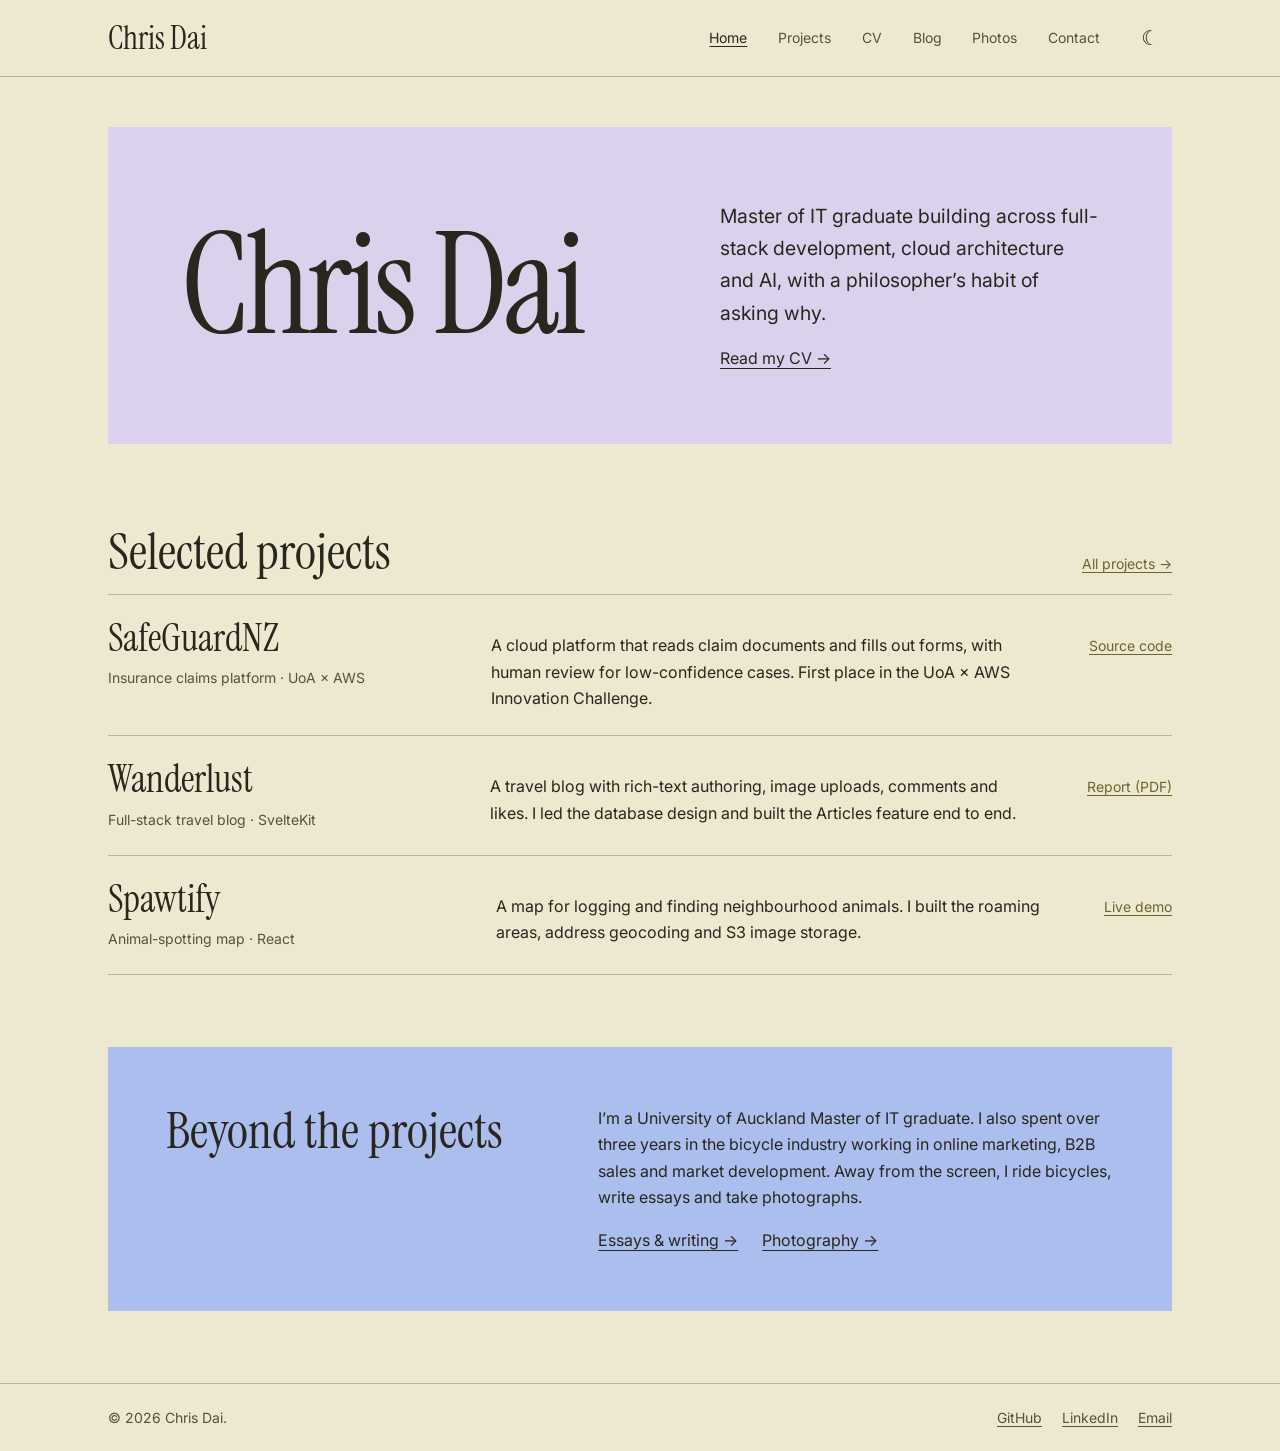
<file: index.html>
<!DOCTYPE html>
<html lang="en">
<head>
  <meta charset="UTF-8" />
  <meta name="viewport" content="width=device-width, initial-scale=1.0" />
  <title>Chris Dai</title>
  <meta name="description" content="Personal site of Chris Dai — Master of IT graduate working across full-stack development, cloud architecture and AI. CV, essays and photography." />
  <link rel="preconnect" href="https://fonts.googleapis.com" />
  <link rel="preconnect" href="https://fonts.gstatic.com" crossorigin />
  <link href="https://fonts.googleapis.com/css2?family=Instrument+Serif:ital@0;1&family=Inter:wght@400;500;600&display=swap" rel="stylesheet" />
  <link rel="stylesheet" href="assets/css/style.css" />
</head>
<body>
  <header class="site-header">
    <div class="container nav">
      <a href="index.html" class="brand">Chris&nbsp;Dai</a>
      <nav aria-label="Main navigation">
        <ul class="nav-links" id="main-nav">
          <li><a href="index.html">Home</a></li>
          <li><a href="projects.html">Projects</a></li>
          <li><a href="cv.html">CV</a></li>
          <li><a href="blog.html">Blog</a></li>
          <li><a href="photos.html">Photos</a></li>
          <li><a href="contact.html">Contact</a></li>
        </ul>
      </nav>
      <div class="nav-actions">
        <button class="theme-toggle" data-theme-toggle aria-label="Toggle theme"></button>
        <button class="nav-toggle" data-nav-toggle aria-controls="main-nav" aria-expanded="false" aria-label="Menu">
          <svg width="24" height="24" viewBox="0 0 24 24" fill="none" stroke="currentColor" stroke-width="2"><line x1="3" y1="6" x2="21" y2="6"/><line x1="3" y1="12" x2="21" y2="12"/><line x1="3" y1="18" x2="21" y2="18"/></svg>
        </button>
      </div>
    </div>
  </header>

  <main>
    <div class="container">
      <section class="hero">
        <h1>Chris Dai</h1>
        <div class="hero-intro">
          <p>Master of IT graduate building across full-stack development, cloud
            architecture and AI, with a philosopher’s habit of asking why.</p>
          <a href="cv.html">Read my CV &rarr;</a>
        </div>
      </section>

      <section class="home-projects" aria-labelledby="projects-title">
        <div class="section-heading">
          <h2 id="projects-title">Selected projects</h2>
          <a href="projects.html">All projects &rarr;</a>
        </div>

        <article class="project-summary">
          <div>
            <h3><a href="projects.html#safeguardnz">SafeGuardNZ</a></h3>
            <p class="project-meta">Insurance claims platform · UoA &times; AWS</p>
          </div>
          <p>A cloud platform that reads claim documents and fills out forms, with human review for low-confidence cases. First place in the UoA &times; AWS Innovation Challenge.</p>
          <a class="summary-link" href="https://github.com/sni026/Insurance-Claim-Automation-MERN-AWS" target="_blank" rel="noopener">Source code</a>
        </article>

        <article class="project-summary">
          <div>
            <h3><a href="projects.html#travel-blog">Wanderlust</a></h3>
            <p class="project-meta">Full-stack travel blog · SvelteKit</p>
          </div>
          <p>A travel blog with rich-text authoring, image uploads, comments and likes. I led the database design and built the Articles feature end to end.</p>
          <a class="summary-link" href="assets/reports/travel-blog-report.pdf" target="_blank" rel="noopener">Report (PDF)</a>
        </article>

        <article class="project-summary">
          <div>
            <h3><a href="projects.html#spawtify">Spawtify</a></h3>
            <p class="project-meta">Animal-spotting map · React</p>
          </div>
          <p>A map for logging and finding neighbourhood animals. I built the roaming areas, address geocoding and S3 image storage.</p>
          <a class="summary-link" href="https://spawtify.onrender.com/" target="_blank" rel="noopener">Live demo</a>
        </article>
      </section>

      <section class="home-about" aria-labelledby="about-title">
        <h2 id="about-title">Beyond the projects</h2>
        <div>
          <p>I’m a University of Auckland Master of IT graduate. I also spent over three years in the bicycle industry working in online marketing, B2B sales and market development. Away from the screen, I ride bicycles, write essays and take photographs.</p>
          <ul>
            <li><a href="blog.html">Essays &amp; writing &rarr;</a></li>
            <li><a href="photos.html">Photography &rarr;</a></li>
          </ul>
        </div>
      </section>
    </div>
  </main>

  <footer class="site-footer">
    <div class="container footer-inner">
      <span>&copy; <span data-year>2026</span> Chris Dai.</span>
      <div class="footer-social">
        <a href="https://github.com/eudaimonia12" target="_blank" rel="noopener">GitHub</a>
        <a href="https://linkedin.com/in/chiandai" target="_blank" rel="noopener">LinkedIn</a>
        <a href="mailto:chris.dai2023@outlook.com">Email</a>
      </div>
    </div>
  </footer>

  <script src="assets/js/main.js"></script>
</body>
</html>
</file>
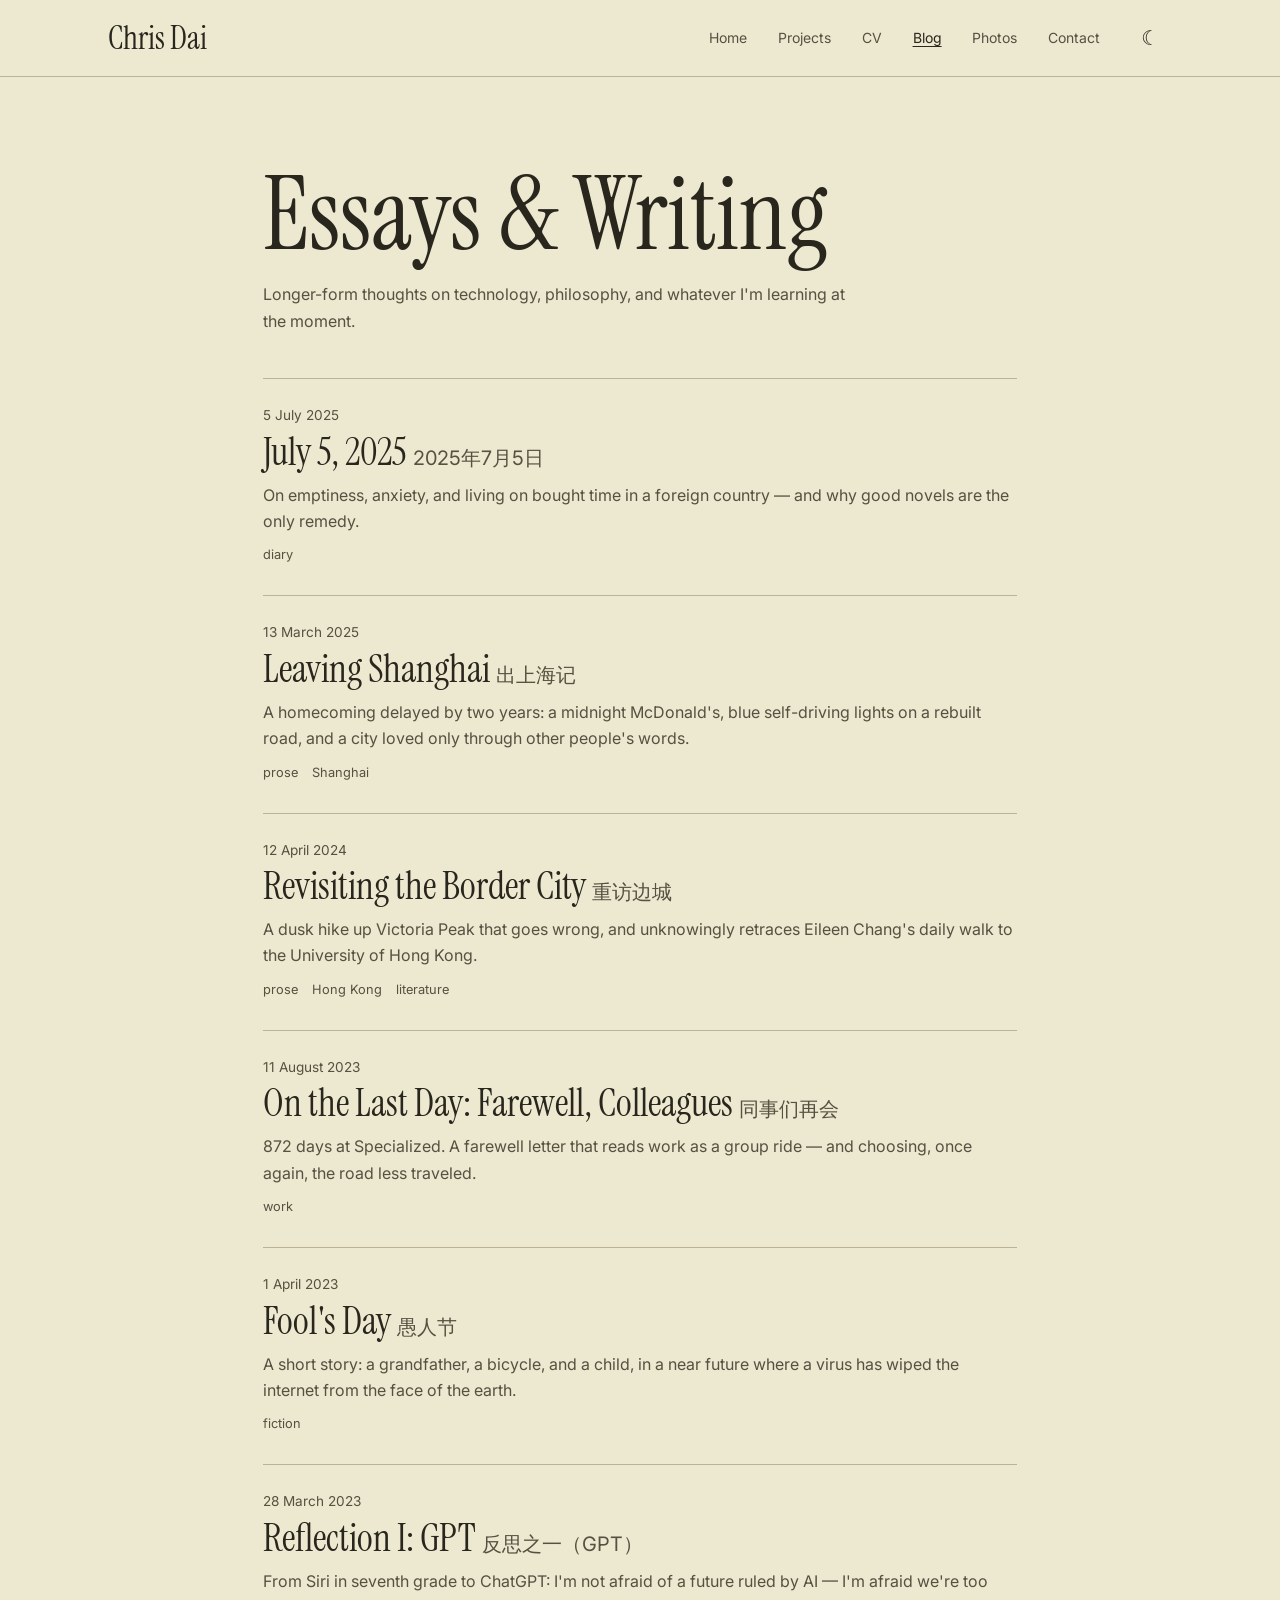
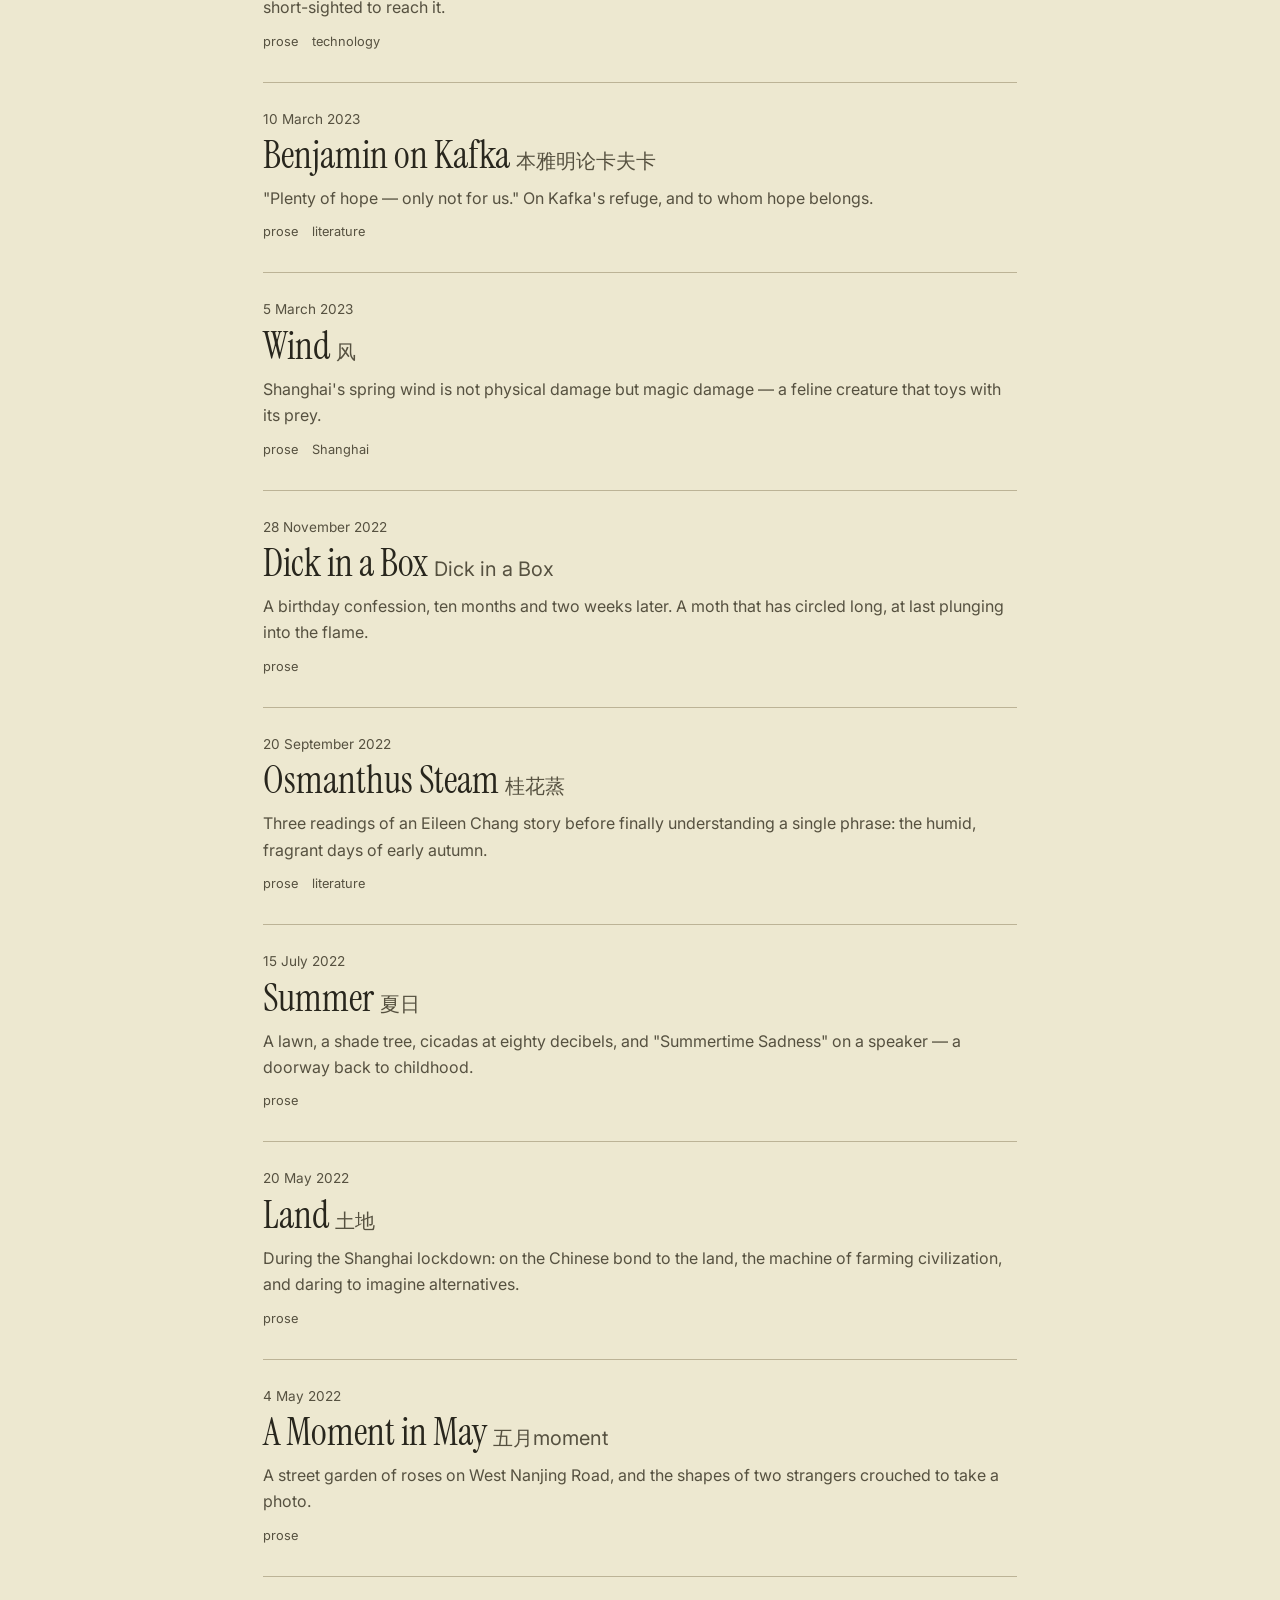
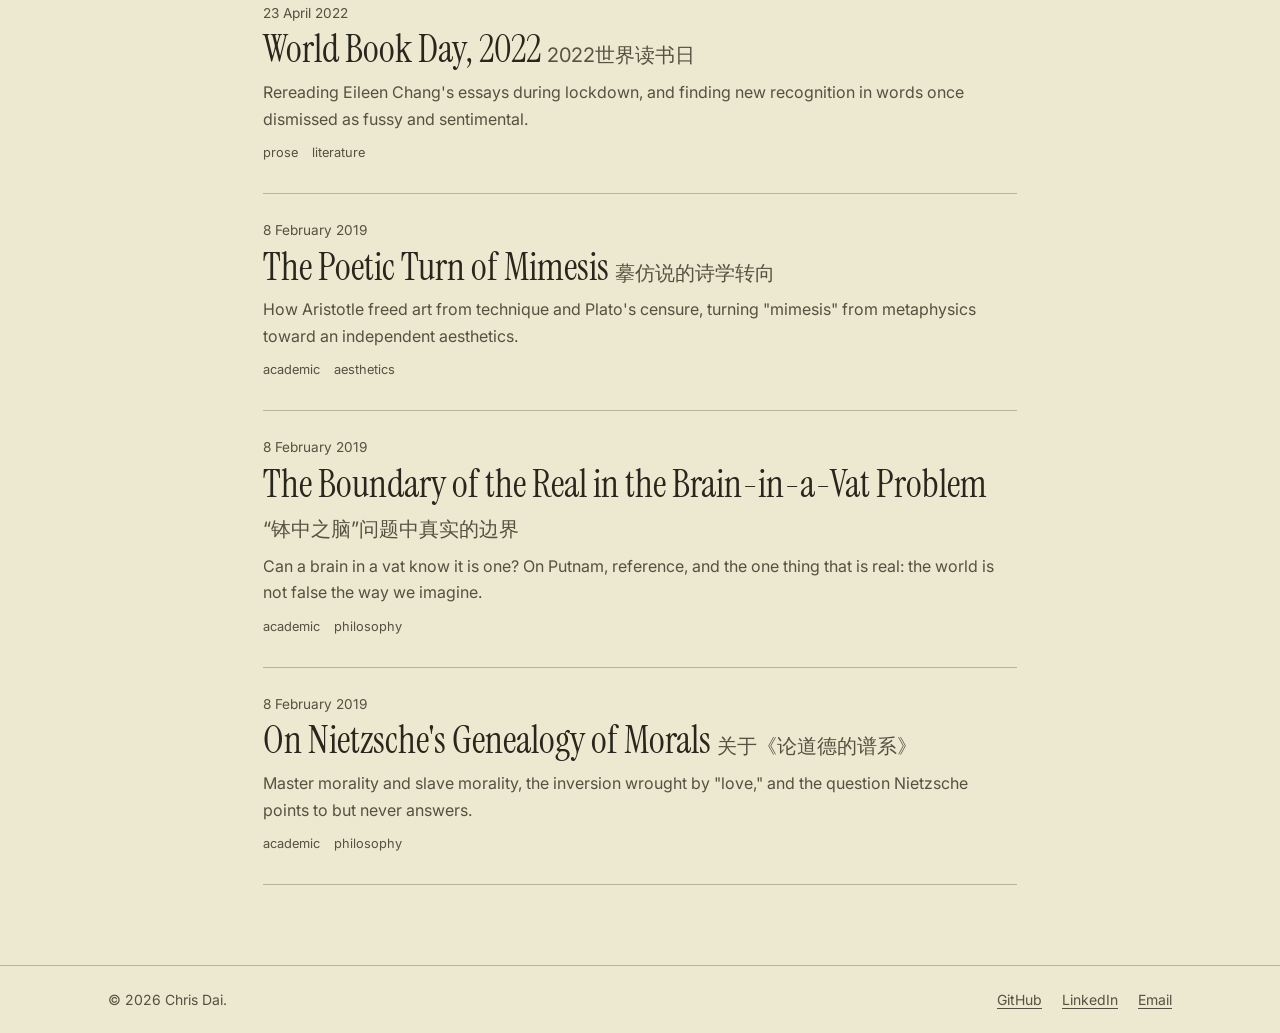
<file: blog.html>
<!DOCTYPE html>
<html lang="en">
<head>
  <meta charset="UTF-8" />
  <meta name="viewport" content="width=device-width, initial-scale=1.0" />
  <title>Blog — Chris Dai</title>
  <meta name="description" content="Essays and writing by Chris Dai on technology, philosophy and the things in between." />
  <link rel="preconnect" href="https://fonts.googleapis.com" />
  <link rel="preconnect" href="https://fonts.gstatic.com" crossorigin />
  <link href="https://fonts.googleapis.com/css2?family=Instrument+Serif:ital@0;1&family=Inter:wght@400;500;600&display=swap" rel="stylesheet" />
  <link rel="stylesheet" href="assets/css/style.css" />
</head>
<body>
  <header class="site-header">
    <div class="container nav">
      <a href="index.html" class="brand">Chris&nbsp;Dai</a>
      <nav aria-label="Main navigation">
        <ul class="nav-links" id="main-nav">
          <li><a href="index.html">Home</a></li>
          <li><a href="projects.html">Projects</a></li>
          <li><a href="cv.html">CV</a></li>
          <li><a href="blog.html">Blog</a></li>
          <li><a href="photos.html">Photos</a></li>
          <li><a href="contact.html">Contact</a></li>
        </ul>
      </nav>
      <div class="nav-actions">
        <button class="theme-toggle" data-theme-toggle aria-label="Toggle theme"></button>
        <button class="nav-toggle" data-nav-toggle aria-controls="main-nav" aria-expanded="false" aria-label="Menu">
          <svg width="24" height="24" viewBox="0 0 24 24" fill="none" stroke="currentColor" stroke-width="2"><line x1="3" y1="6" x2="21" y2="6"/><line x1="3" y1="12" x2="21" y2="12"/><line x1="3" y1="18" x2="21" y2="18"/></svg>
        </button>
      </div>
    </div>
  </header>

  <main>
    <div class="page-head">
      <div class="container narrow">
        <h1>Essays &amp; Writing</h1>
        <p>Longer-form thoughts on technology, philosophy, and whatever I'm learning at the moment.</p>
      </div>
    </div>

    <div class="container narrow page-content">
      <div id="post-list" class="post-list">
        <p class="muted" style="padding:24px 0;">Loading essays&hellip;</p>
      </div>
    </div>
  </main>

  <footer class="site-footer">
    <div class="container footer-inner">
      <span>&copy; <span data-year>2026</span> Chris Dai.</span>
      <div class="footer-social">
        <a href="https://github.com/eudaimonia12" target="_blank" rel="noopener">GitHub</a>
        <a href="https://linkedin.com/in/chiandai" target="_blank" rel="noopener">LinkedIn</a>
        <a href="mailto:chris.dai2023@outlook.com">Email</a>
      </div>
    </div>
  </footer>

  <script src="assets/js/main.js"></script>
  <script src="assets/js/blog.js"></script>
  <script>renderPostList("#post-list");</script>
</body>
</html>
</file>
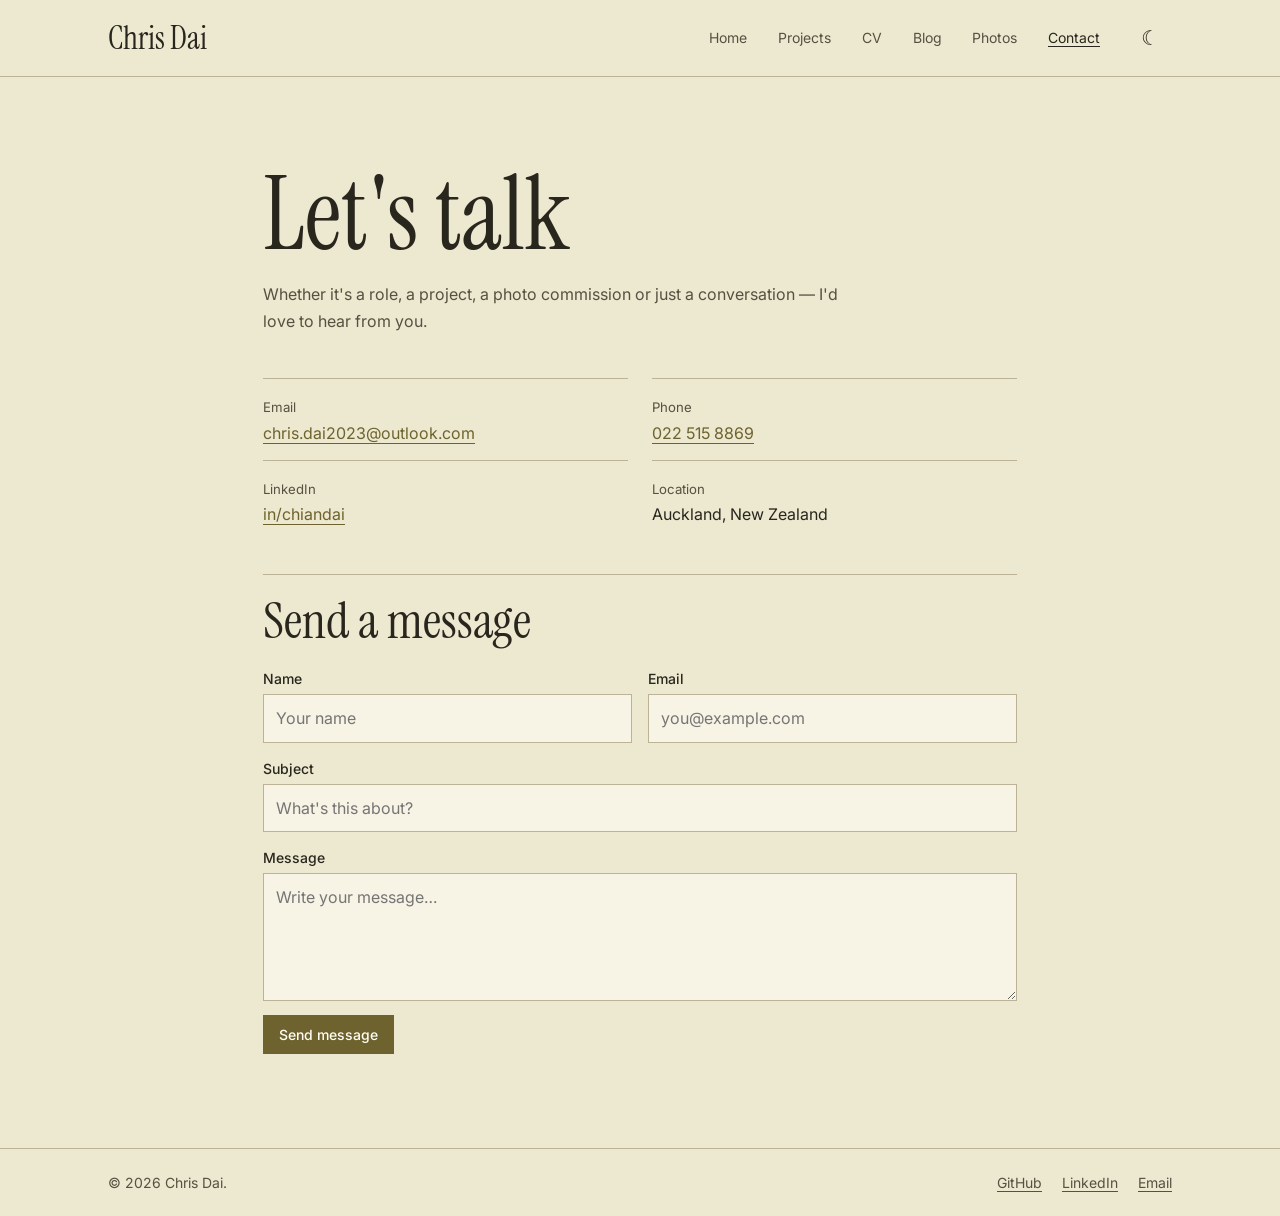
<file: contact.html>
<!DOCTYPE html>
<html lang="en">
<head>
  <meta charset="UTF-8" />
  <meta name="viewport" content="width=device-width, initial-scale=1.0" />
  <title>Contact — Chris Dai</title>
  <meta name="description" content="Get in touch with Chris Dai." />
  <link rel="preconnect" href="https://fonts.googleapis.com" />
  <link rel="preconnect" href="https://fonts.gstatic.com" crossorigin />
  <link href="https://fonts.googleapis.com/css2?family=Instrument+Serif:ital@0;1&family=Inter:wght@400;500;600&display=swap" rel="stylesheet" />
  <link rel="stylesheet" href="assets/css/style.css" />
</head>
<body>
  <header class="site-header">
    <div class="container nav">
      <a href="index.html" class="brand">Chris&nbsp;Dai</a>
      <nav aria-label="Main navigation">
        <ul class="nav-links" id="main-nav">
          <li><a href="index.html">Home</a></li>
          <li><a href="projects.html">Projects</a></li>
          <li><a href="cv.html">CV</a></li>
          <li><a href="blog.html">Blog</a></li>
          <li><a href="photos.html">Photos</a></li>
          <li><a href="contact.html">Contact</a></li>
        </ul>
      </nav>
      <div class="nav-actions">
        <button class="theme-toggle" data-theme-toggle aria-label="Toggle theme"></button>
        <button class="nav-toggle" data-nav-toggle aria-controls="main-nav" aria-expanded="false" aria-label="Menu">
          <svg width="24" height="24" viewBox="0 0 24 24" fill="none" stroke="currentColor" stroke-width="2"><line x1="3" y1="6" x2="21" y2="6"/><line x1="3" y1="12" x2="21" y2="12"/><line x1="3" y1="18" x2="21" y2="18"/></svg>
        </button>
      </div>
    </div>
  </header>

  <main>
    <div class="page-head">
      <div class="container narrow">
        <h1>Let's talk</h1>
        <p>Whether it's a role, a project, a photo commission or just a conversation — I'd love to hear from you.</p>
      </div>
    </div>

    <div class="container narrow page-content">
      <div class="contact-grid">
        <a class="contact-card" href="mailto:chris.dai2023@outlook.com">
          <span><span class="l">Email</span><br /><span class="v">chris.dai2023@outlook.com</span></span>
        </a>
        <a class="contact-card" href="tel:+64225158869">
          <span><span class="l">Phone</span><br /><span class="v">022 515 8869</span></span>
        </a>
        <a class="contact-card" href="https://linkedin.com/in/chiandai" target="_blank" rel="noopener">
          <span><span class="l">LinkedIn</span><br /><span class="v">in/chiandai</span></span>
        </a>
        <div class="contact-card">
          <span><span class="l">Location</span><br /><span class="v">Auckland, New Zealand</span></span>
        </div>
      </div>

      <form class="contact-form" id="contact-form">
        <h2>Send a message</h2>
        <div class="form-row">
          <div class="field">
            <label for="name">Name</label>
            <input type="text" id="name" name="name" required placeholder="Your name" />
          </div>
          <div class="field">
            <label for="email">Email</label>
            <input type="email" id="email" name="email" required placeholder="you@example.com" />
          </div>
        </div>
        <div class="field">
          <label for="subject">Subject</label>
          <input type="text" id="subject" name="subject" placeholder="What's this about?" />
        </div>
        <div class="field">
          <label for="message">Message</label>
          <textarea id="message" name="message" required placeholder="Write your message&hellip;"></textarea>
        </div>
        <button type="submit" class="btn btn-primary">Send message</button>
        <p id="form-note" class="muted" role="status" style="margin-top:14px; font-size:0.9rem;"></p>
      </form>
    </div>
  </main>

  <footer class="site-footer">
    <div class="container footer-inner">
      <span>&copy; <span data-year>2026</span> Chris Dai.</span>
      <div class="footer-social">
        <a href="https://github.com/eudaimonia12" target="_blank" rel="noopener">GitHub</a>
        <a href="https://linkedin.com/in/chiandai" target="_blank" rel="noopener">LinkedIn</a>
        <a href="mailto:chris.dai2023@outlook.com">Email</a>
      </div>
    </div>
  </footer>

  <script src="assets/js/main.js"></script>
  <script src="assets/js/contact.js"></script>
</body>
</html>
</file>
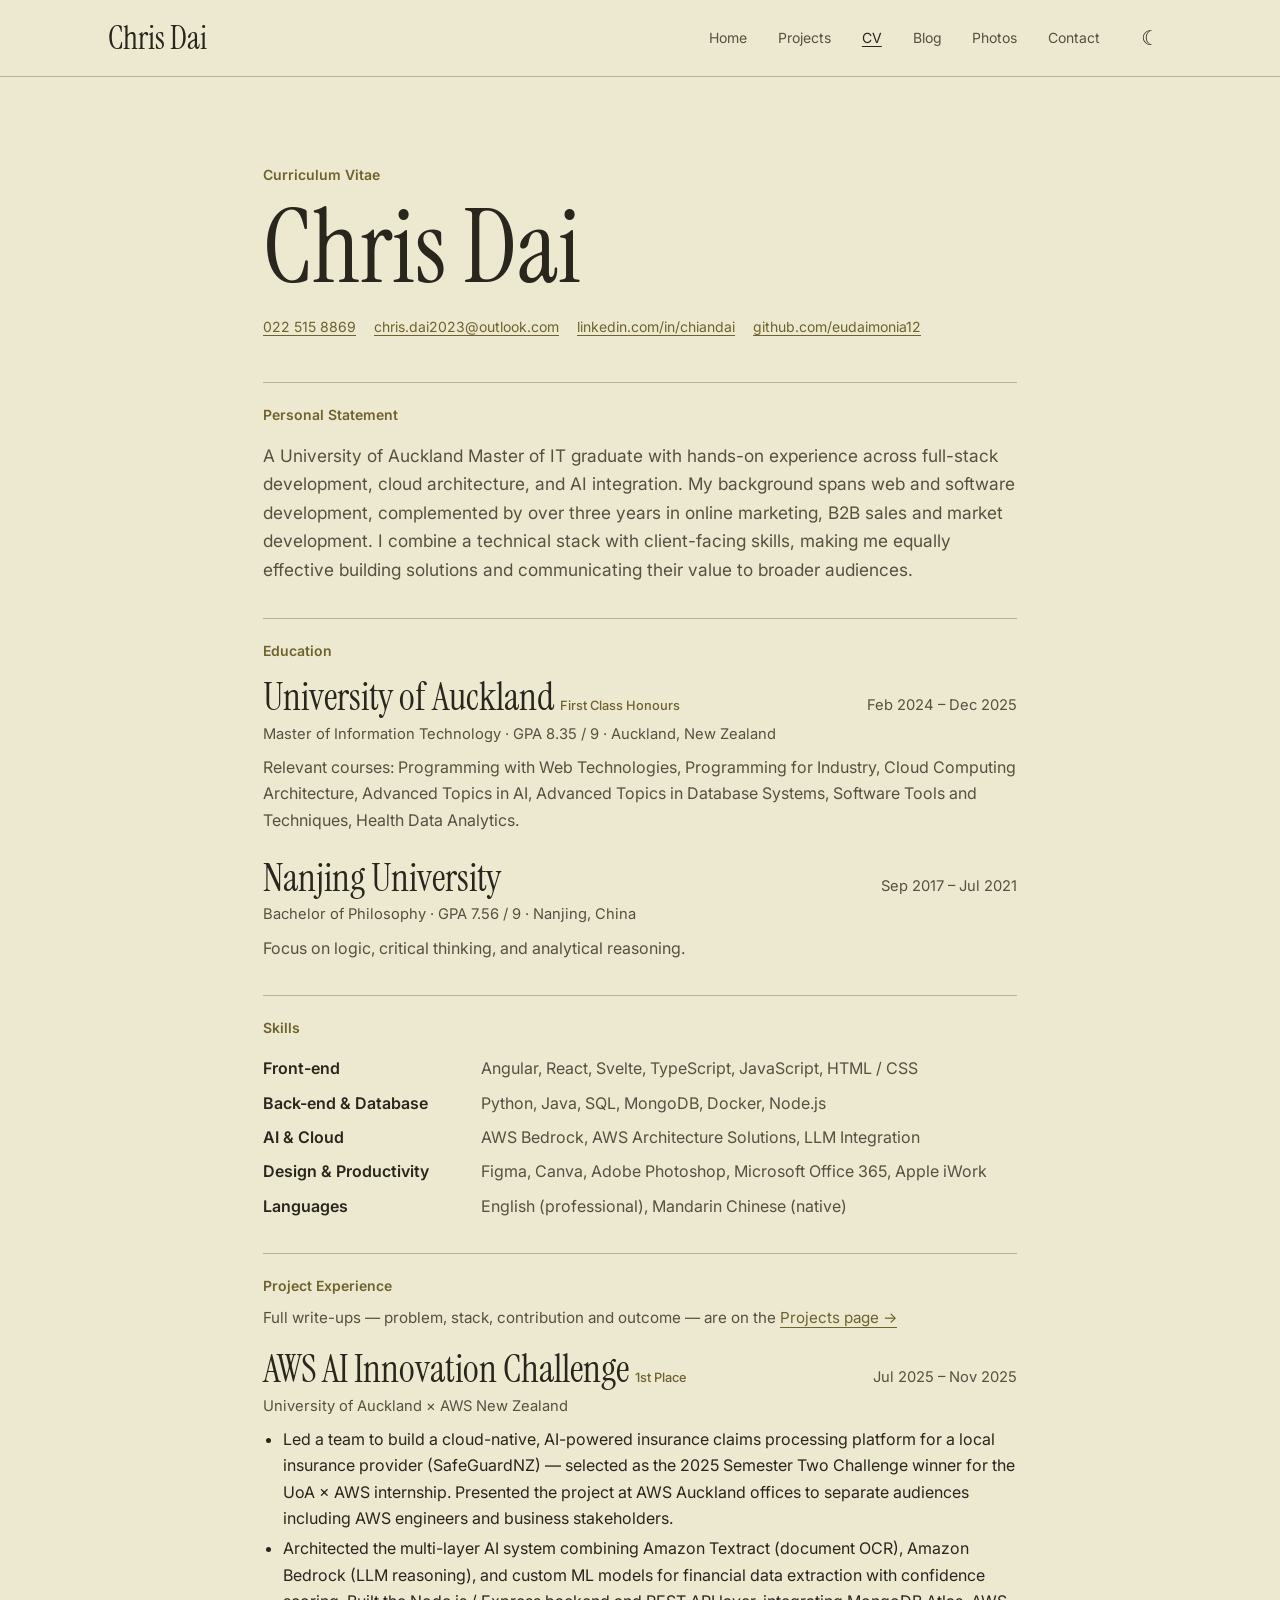
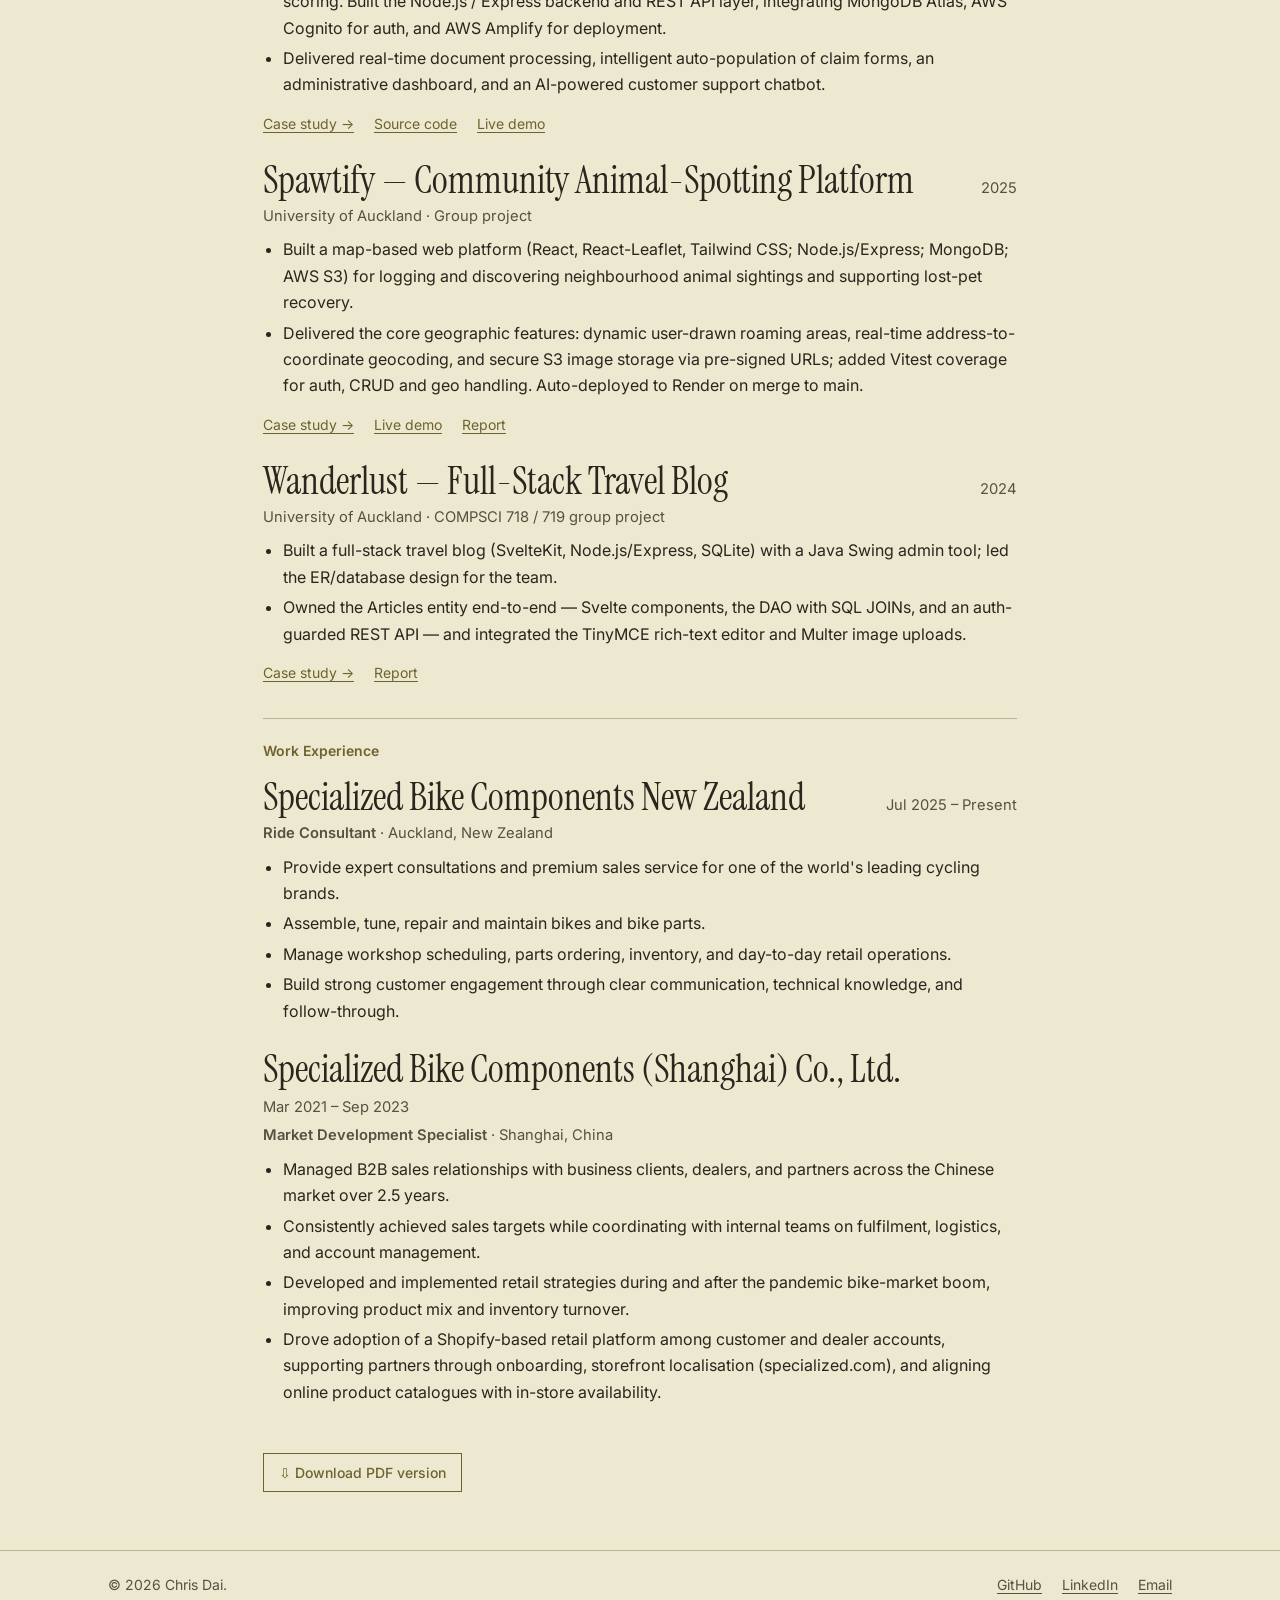
<file: cv.html>
<!DOCTYPE html>
<html lang="en">
<head>
  <meta charset="UTF-8" />
  <meta name="viewport" content="width=device-width, initial-scale=1.0" />
  <title>CV — Chris Dai</title>
  <meta name="description" content="Curriculum vitae of Chris Dai — Master of IT, full-stack development, cloud architecture and AI." />
  <link rel="preconnect" href="https://fonts.googleapis.com" />
  <link rel="preconnect" href="https://fonts.gstatic.com" crossorigin />
  <link href="https://fonts.googleapis.com/css2?family=Instrument+Serif:ital@0;1&family=Inter:wght@400;500;600&display=swap" rel="stylesheet" />
  <link rel="stylesheet" href="assets/css/style.css" />
</head>
<body>
  <header class="site-header">
    <div class="container nav">
      <a href="index.html" class="brand">Chris&nbsp;Dai</a>
      <nav aria-label="Main navigation">
        <ul class="nav-links" id="main-nav">
          <li><a href="index.html">Home</a></li>
          <li><a href="projects.html">Projects</a></li>
          <li><a href="cv.html">CV</a></li>
          <li><a href="blog.html">Blog</a></li>
          <li><a href="photos.html">Photos</a></li>
          <li><a href="contact.html">Contact</a></li>
        </ul>
      </nav>
      <div class="nav-actions">
        <button class="theme-toggle" data-theme-toggle aria-label="Toggle theme"></button>
        <button class="nav-toggle" data-nav-toggle aria-controls="main-nav" aria-expanded="false" aria-label="Menu">
          <svg width="24" height="24" viewBox="0 0 24 24" fill="none" stroke="currentColor" stroke-width="2"><line x1="3" y1="6" x2="21" y2="6"/><line x1="3" y1="12" x2="21" y2="12"/><line x1="3" y1="18" x2="21" y2="18"/></svg>
        </button>
      </div>
    </div>
  </header>

  <main>
    <div class="page-head">
      <div class="container narrow">
        <p class="eyebrow">Curriculum Vitae</p>
        <h1>Chris Dai</h1>
        <div class="cv-contact">
          <a href="tel:+64225158869">022 515 8869</a>
          <a href="mailto:chris.dai2023@outlook.com">chris.dai2023@outlook.com</a>
          <a href="https://linkedin.com/in/chiandai" target="_blank" rel="noopener">linkedin.com/in/chiandai</a>
          <a href="https://github.com/eudaimonia12" target="_blank" rel="noopener">github.com/eudaimonia12</a>
        </div>
      </div>
    </div>

    <div class="cv container narrow">
      <!-- Personal statement -->
      <section class="cv-block">
        <span class="eyebrow">Personal Statement</span>
        <p class="muted" style="font-size:1.08rem;">
          A University of Auckland Master of IT graduate with hands-on experience across
          full-stack development, cloud architecture, and AI integration. My background spans
          web and software development, complemented by over three years in online marketing,
          B2B sales and market development. I combine a technical stack with client-facing
          skills, making me equally effective building solutions and communicating their value
          to broader audiences.
        </p>
      </section>

      <!-- Education -->
      <section class="cv-block">
        <span class="eyebrow">Education</span>
        <div class="cv-entry">
          <div class="cv-entry-head">
            <h3>University of Auckland <span class="badge">First Class Honours</span></h3>
            <span class="meta">Feb 2024 – Dec 2025</span>
          </div>
          <p class="place">Master of Information Technology · GPA 8.35 / 9 · Auckland, New Zealand</p>
          <p class="muted" style="margin:0;">
            Relevant courses: Programming with Web Technologies, Programming for Industry,
            Cloud Computing Architecture, Advanced Topics in AI, Advanced Topics in Database
            Systems, Software Tools and Techniques, Health Data Analytics.
          </p>
        </div>
        <div class="cv-entry">
          <div class="cv-entry-head">
            <h3>Nanjing University</h3>
            <span class="meta">Sep 2017 – Jul 2021</span>
          </div>
          <p class="place">Bachelor of Philosophy · GPA 7.56 / 9 · Nanjing, China</p>
          <p class="muted" style="margin:0;">Focus on logic, critical thinking, and analytical reasoning.</p>
        </div>
      </section>

      <!-- Skills -->
      <section class="cv-block">
        <span class="eyebrow">Skills</span>
        <dl class="skill-grid">
          <dt>Front-end</dt>
          <dd>Angular, React, Svelte, TypeScript, JavaScript, HTML / CSS</dd>
          <dt>Back-end &amp; Database</dt>
          <dd>Python, Java, SQL, MongoDB, Docker, Node.js</dd>
          <dt>AI &amp; Cloud</dt>
          <dd>AWS Bedrock, AWS Architecture Solutions, LLM Integration</dd>
          <dt>Design &amp; Productivity</dt>
          <dd>Figma, Canva, Adobe Photoshop, Microsoft Office 365, Apple iWork</dd>
          <dt>Languages</dt>
          <dd>English (professional), Mandarin Chinese (native)</dd>
        </dl>
      </section>

      <!-- Projects -->
      <section class="cv-block">
        <span class="eyebrow">Project Experience</span>
        <p class="muted" style="margin:-8px 0 20px; font-size:0.95rem;">
          Full write-ups — problem, stack, contribution and outcome — are on the
          <a href="projects.html">Projects page &rarr;</a>
        </p>
        <div class="cv-entry">
          <div class="cv-entry-head">
            <h3>AWS AI Innovation Challenge <span class="badge">1st Place</span></h3>
            <span class="meta">Jul 2025 – Nov 2025</span>
          </div>
          <p class="place">University of Auckland &times; AWS New Zealand</p>
          <ul>
            <li>Led a team to build a cloud-native, AI-powered insurance claims processing platform for a local insurance provider (SafeGuardNZ) — selected as the 2025 Semester Two Challenge winner for the UoA &times; AWS internship. Presented the project at AWS Auckland offices to separate audiences including AWS engineers and business stakeholders.</li>
            <li>Architected the multi-layer AI system combining Amazon Textract (document OCR), Amazon Bedrock (LLM reasoning), and custom ML models for financial data extraction with confidence scoring. Built the Node.js / Express backend and REST API layer, integrating MongoDB Atlas, AWS Cognito for auth, and AWS Amplify for deployment.</li>
            <li>Delivered real-time document processing, intelligent auto-population of claim forms, an administrative dashboard, and an AI-powered customer support chatbot.</li>
          </ul>
          <p class="cv-links">
            <a href="projects.html#safeguardnz">Case study &rarr;</a>
            <a href="https://github.com/sni026/Insurance-Claim-Automation-MERN-AWS" target="_blank" rel="noopener">Source code</a>
            <a href="https://ministryoficedtea.com/" target="_blank" rel="noopener">Live demo</a>
          </p>
        </div>
        <div class="cv-entry">
          <div class="cv-entry-head">
            <h3>Spawtify — Community Animal-Spotting Platform</h3>
            <span class="meta">2025</span>
          </div>
          <p class="place">University of Auckland · Group project</p>
          <ul>
            <li>Built a map-based web platform (React, React-Leaflet, Tailwind CSS; Node.js/Express; MongoDB; AWS S3) for logging and discovering neighbourhood animal sightings and supporting lost-pet recovery.</li>
            <li>Delivered the core geographic features: dynamic user-drawn roaming areas, real-time address-to-coordinate geocoding, and secure S3 image storage via pre-signed URLs; added Vitest coverage for auth, CRUD and geo handling. Auto-deployed to Render on merge to main.</li>
          </ul>
          <p class="cv-links">
            <a href="projects.html#spawtify">Case study &rarr;</a>
            <a href="https://spawtify.onrender.com/" target="_blank" rel="noopener">Live demo</a>
            <a href="assets/reports/spawtify-report.pdf" target="_blank" rel="noopener">Report</a>
          </p>
        </div>
        <div class="cv-entry">
          <div class="cv-entry-head">
            <h3>Wanderlust — Full-Stack Travel Blog</h3>
            <span class="meta">2024</span>
          </div>
          <p class="place">University of Auckland · COMPSCI 718 / 719 group project</p>
          <ul>
            <li>Built a full-stack travel blog (SvelteKit, Node.js/Express, SQLite) with a Java Swing admin tool; led the ER/database design for the team.</li>
            <li>Owned the Articles entity end-to-end — Svelte components, the DAO with SQL JOINs, and an auth-guarded REST API — and integrated the TinyMCE rich-text editor and Multer image uploads.</li>
          </ul>
          <p class="cv-links">
            <a href="projects.html#travel-blog">Case study &rarr;</a>
            <a href="assets/reports/travel-blog-report.pdf" target="_blank" rel="noopener">Report</a>
          </p>
        </div>
      </section>

      <!-- Work -->
      <section class="cv-block">
        <span class="eyebrow">Work Experience</span>
        <div class="cv-entry">
          <div class="cv-entry-head">
            <h3>Specialized Bike Components New Zealand</h3>
            <span class="meta">Jul 2025 – Present</span>
          </div>
          <p class="place"><span class="role">Ride Consultant</span> · Auckland, New Zealand</p>
          <ul>
            <li>Provide expert consultations and premium sales service for one of the world's leading cycling brands.</li>
            <li>Assemble, tune, repair and maintain bikes and bike parts.</li>
            <li>Manage workshop scheduling, parts ordering, inventory, and day-to-day retail operations.</li>
            <li>Build strong customer engagement through clear communication, technical knowledge, and follow-through.</li>
          </ul>
        </div>
        <div class="cv-entry">
          <div class="cv-entry-head">
            <h3>Specialized Bike Components (Shanghai) Co., Ltd.</h3>
            <span class="meta">Mar 2021 – Sep 2023</span>
          </div>
          <p class="place"><span class="role">Market Development Specialist</span> · Shanghai, China</p>
          <ul>
            <li>Managed B2B sales relationships with business clients, dealers, and partners across the Chinese market over 2.5 years.</li>
            <li>Consistently achieved sales targets while coordinating with internal teams on fulfilment, logistics, and account management.</li>
            <li>Developed and implemented retail strategies during and after the pandemic bike-market boom, improving product mix and inventory turnover.</li>
            <li>Drove adoption of a Shopify-based retail platform among customer and dealer accounts, supporting partners through onboarding, storefront localisation (specialized.com), and aligning online product catalogues with in-store availability.</li>
          </ul>
        </div>
      </section>

      <div style="margin-top:48px;">
        <a href="Chris Dai.pdf" class="btn btn-ghost" download>&#8681; Download PDF version</a>
      </div>
    </div>
  </main>

  <footer class="site-footer">
    <div class="container footer-inner">
      <span>&copy; <span data-year>2026</span> Chris Dai.</span>
      <div class="footer-social">
        <a href="https://github.com/eudaimonia12" target="_blank" rel="noopener">GitHub</a>
        <a href="https://linkedin.com/in/chiandai" target="_blank" rel="noopener">LinkedIn</a>
        <a href="mailto:chris.dai2023@outlook.com">Email</a>
      </div>
    </div>
  </footer>

  <script src="assets/js/main.js"></script>
</body>
</html>
</file>
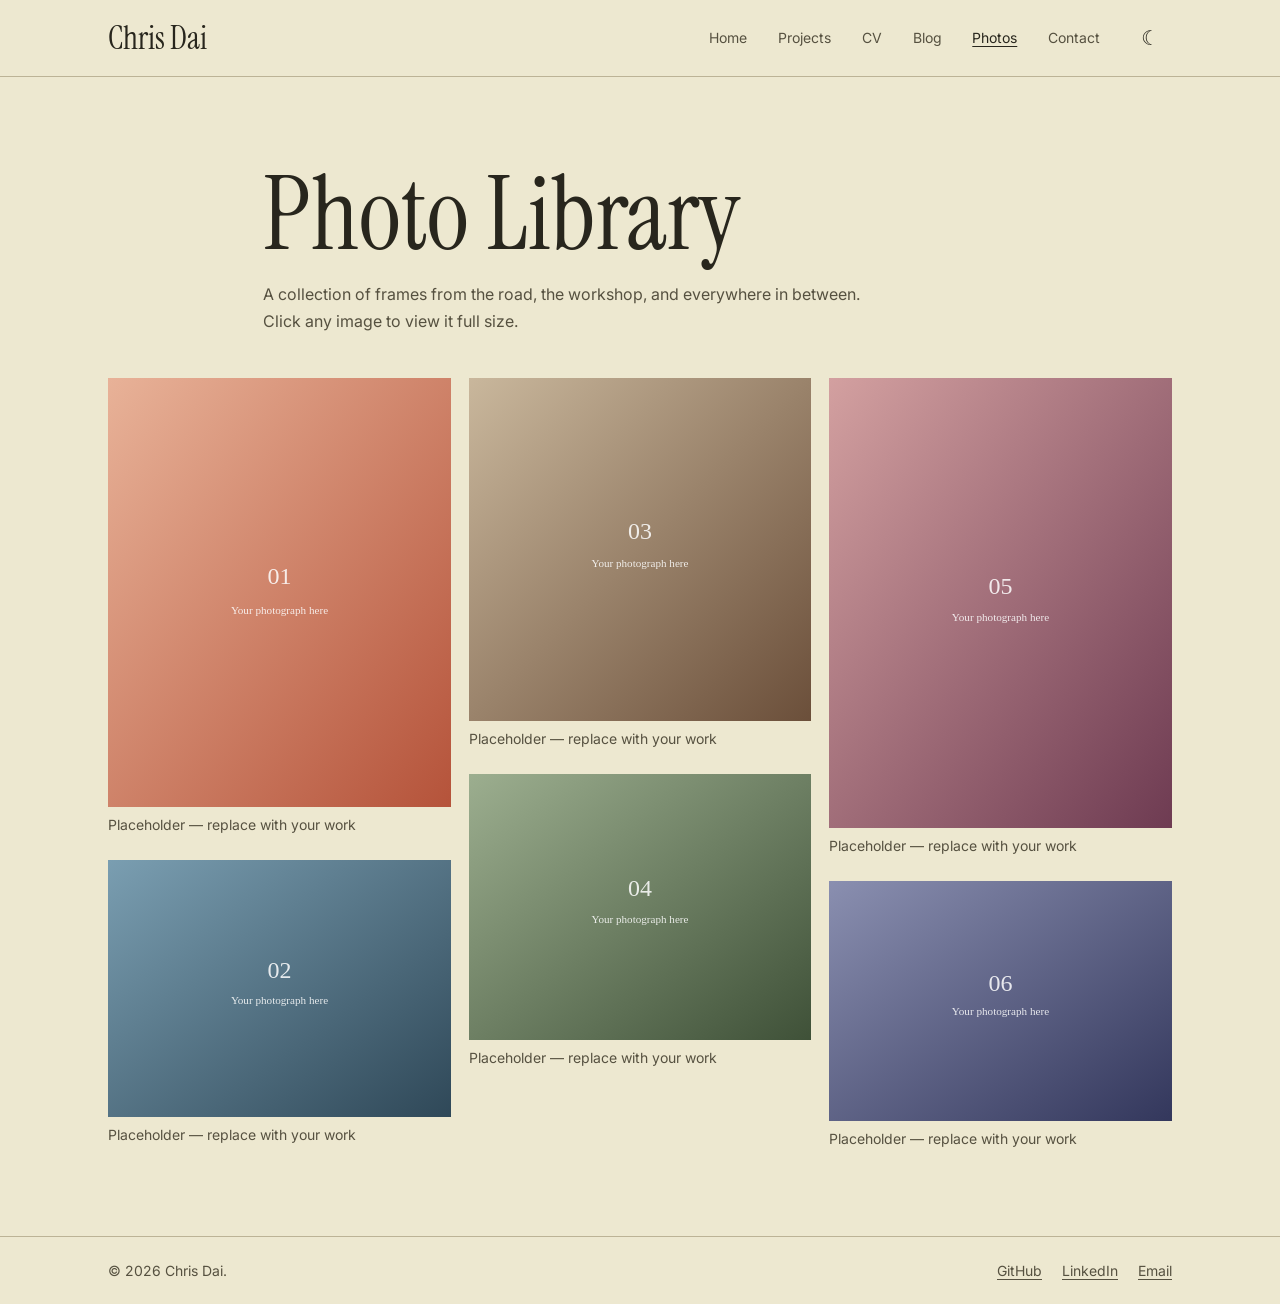
<file: photos.html>
<!DOCTYPE html>
<html lang="en">
<head>
  <meta charset="UTF-8" />
  <meta name="viewport" content="width=device-width, initial-scale=1.0" />
  <title>Photography — Chris Dai</title>
  <meta name="description" content="A photography library by Chris Dai." />
  <link rel="preconnect" href="https://fonts.googleapis.com" />
  <link rel="preconnect" href="https://fonts.gstatic.com" crossorigin />
  <link href="https://fonts.googleapis.com/css2?family=Instrument+Serif:ital@0;1&family=Inter:wght@400;500;600&display=swap" rel="stylesheet" />
  <link rel="stylesheet" href="assets/css/style.css" />
</head>
<body>
  <header class="site-header">
    <div class="container nav">
      <a href="index.html" class="brand">Chris&nbsp;Dai</a>
      <nav aria-label="Main navigation">
        <ul class="nav-links" id="main-nav">
          <li><a href="index.html">Home</a></li>
          <li><a href="projects.html">Projects</a></li>
          <li><a href="cv.html">CV</a></li>
          <li><a href="blog.html">Blog</a></li>
          <li><a href="photos.html">Photos</a></li>
          <li><a href="contact.html">Contact</a></li>
        </ul>
      </nav>
      <div class="nav-actions">
        <button class="theme-toggle" data-theme-toggle aria-label="Toggle theme"></button>
        <button class="nav-toggle" data-nav-toggle aria-controls="main-nav" aria-expanded="false" aria-label="Menu">
          <svg width="24" height="24" viewBox="0 0 24 24" fill="none" stroke="currentColor" stroke-width="2"><line x1="3" y1="6" x2="21" y2="6"/><line x1="3" y1="12" x2="21" y2="12"/><line x1="3" y1="18" x2="21" y2="18"/></svg>
        </button>
      </div>
    </div>
  </header>

  <main>
    <div class="page-head">
      <div class="container narrow">
        <h1>Photo Library</h1>
        <p>A collection of frames from the road, the workshop, and everywhere in between. Click any image to view it full size.</p>
      </div>
    </div>

    <div class="container page-content">
      <div id="gallery" class="gallery">
        <p class="muted" style="padding:24px 0;">Loading photos&hellip;</p>
      </div>
    </div>
  </main>

  <dialog class="lightbox" id="lightbox" aria-label="Photograph">
    <button class="lb-close" id="lb-close" aria-label="Close">&times;</button>
    <img id="lb-img" alt="" />
    <div class="lb-caption" id="lb-caption"></div>
  </dialog>

  <footer class="site-footer">
    <div class="container footer-inner">
      <span>&copy; <span data-year>2026</span> Chris Dai.</span>
      <div class="footer-social">
        <a href="https://github.com/eudaimonia12" target="_blank" rel="noopener">GitHub</a>
        <a href="https://linkedin.com/in/chiandai" target="_blank" rel="noopener">LinkedIn</a>
        <a href="mailto:chris.dai2023@outlook.com">Email</a>
      </div>
    </div>
  </footer>

  <script src="assets/js/main.js"></script>
  <script src="assets/js/photos.js"></script>
</body>
</html>
</file>
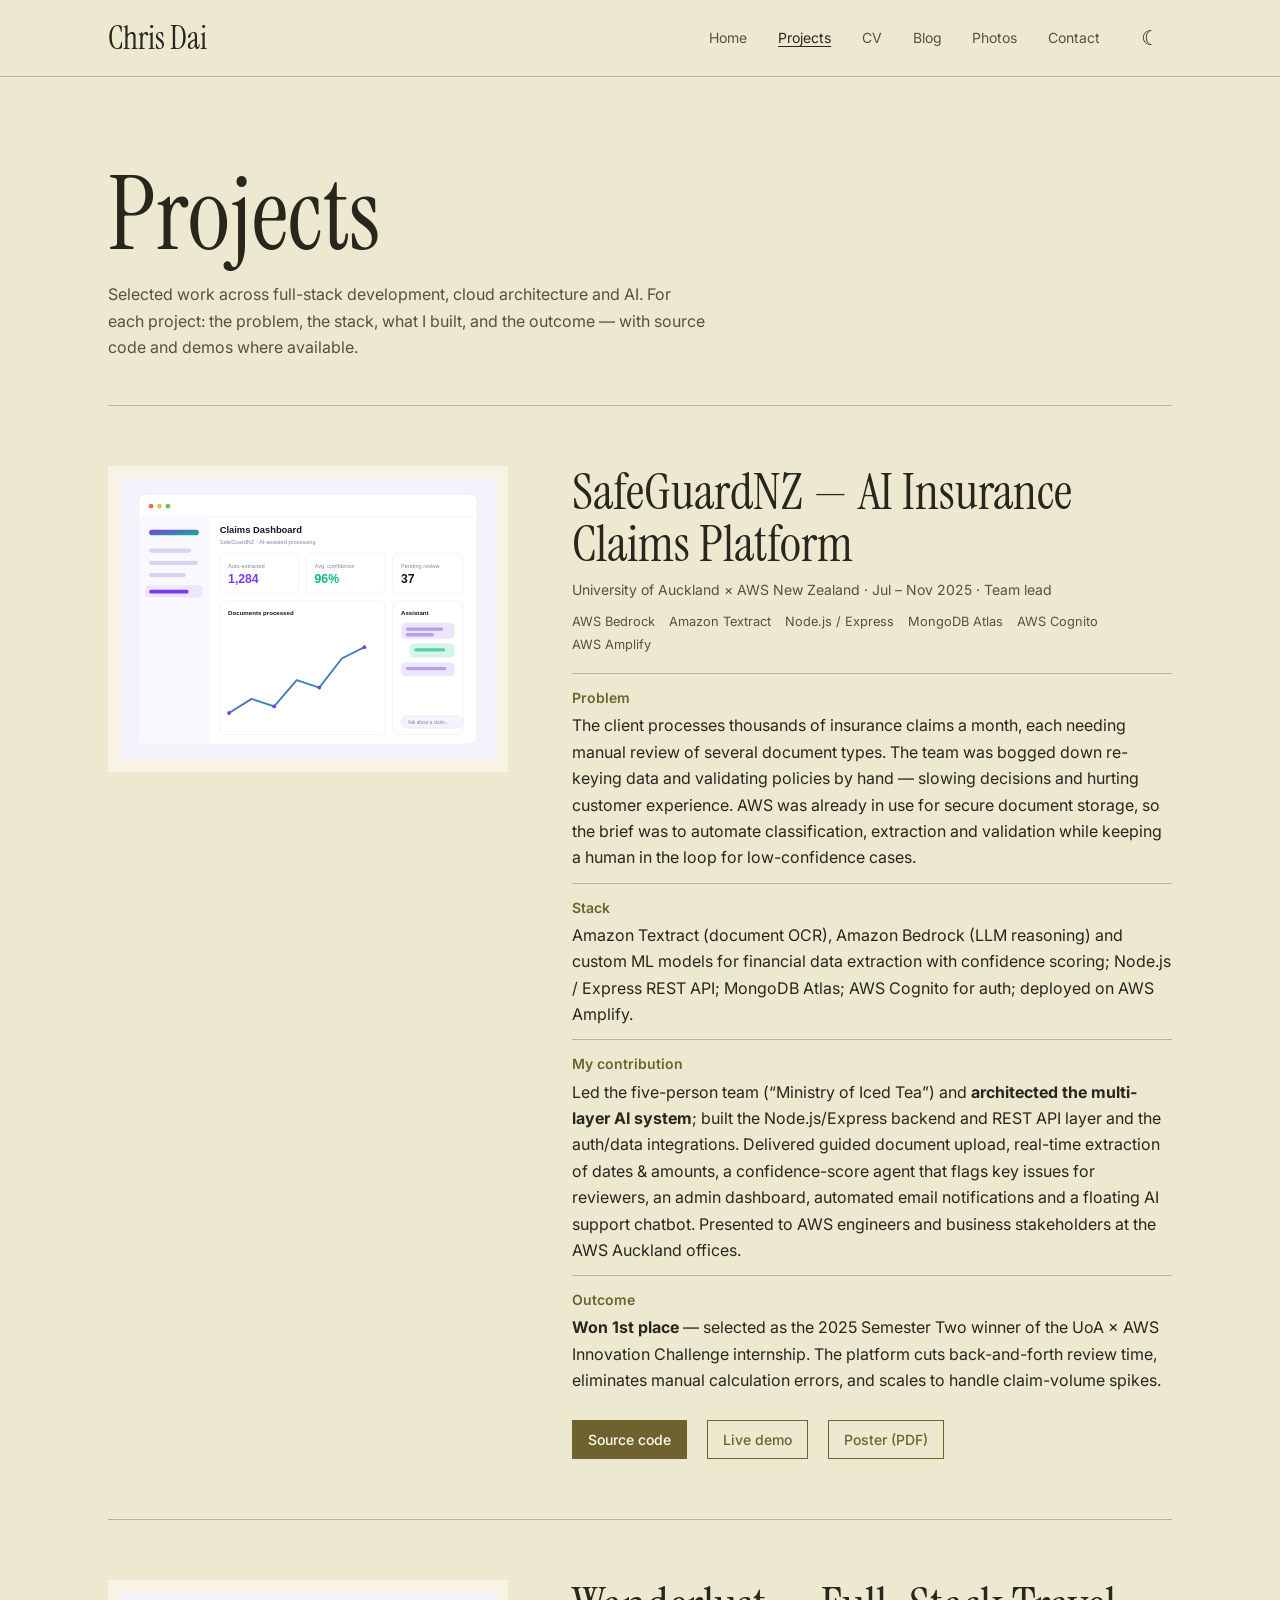
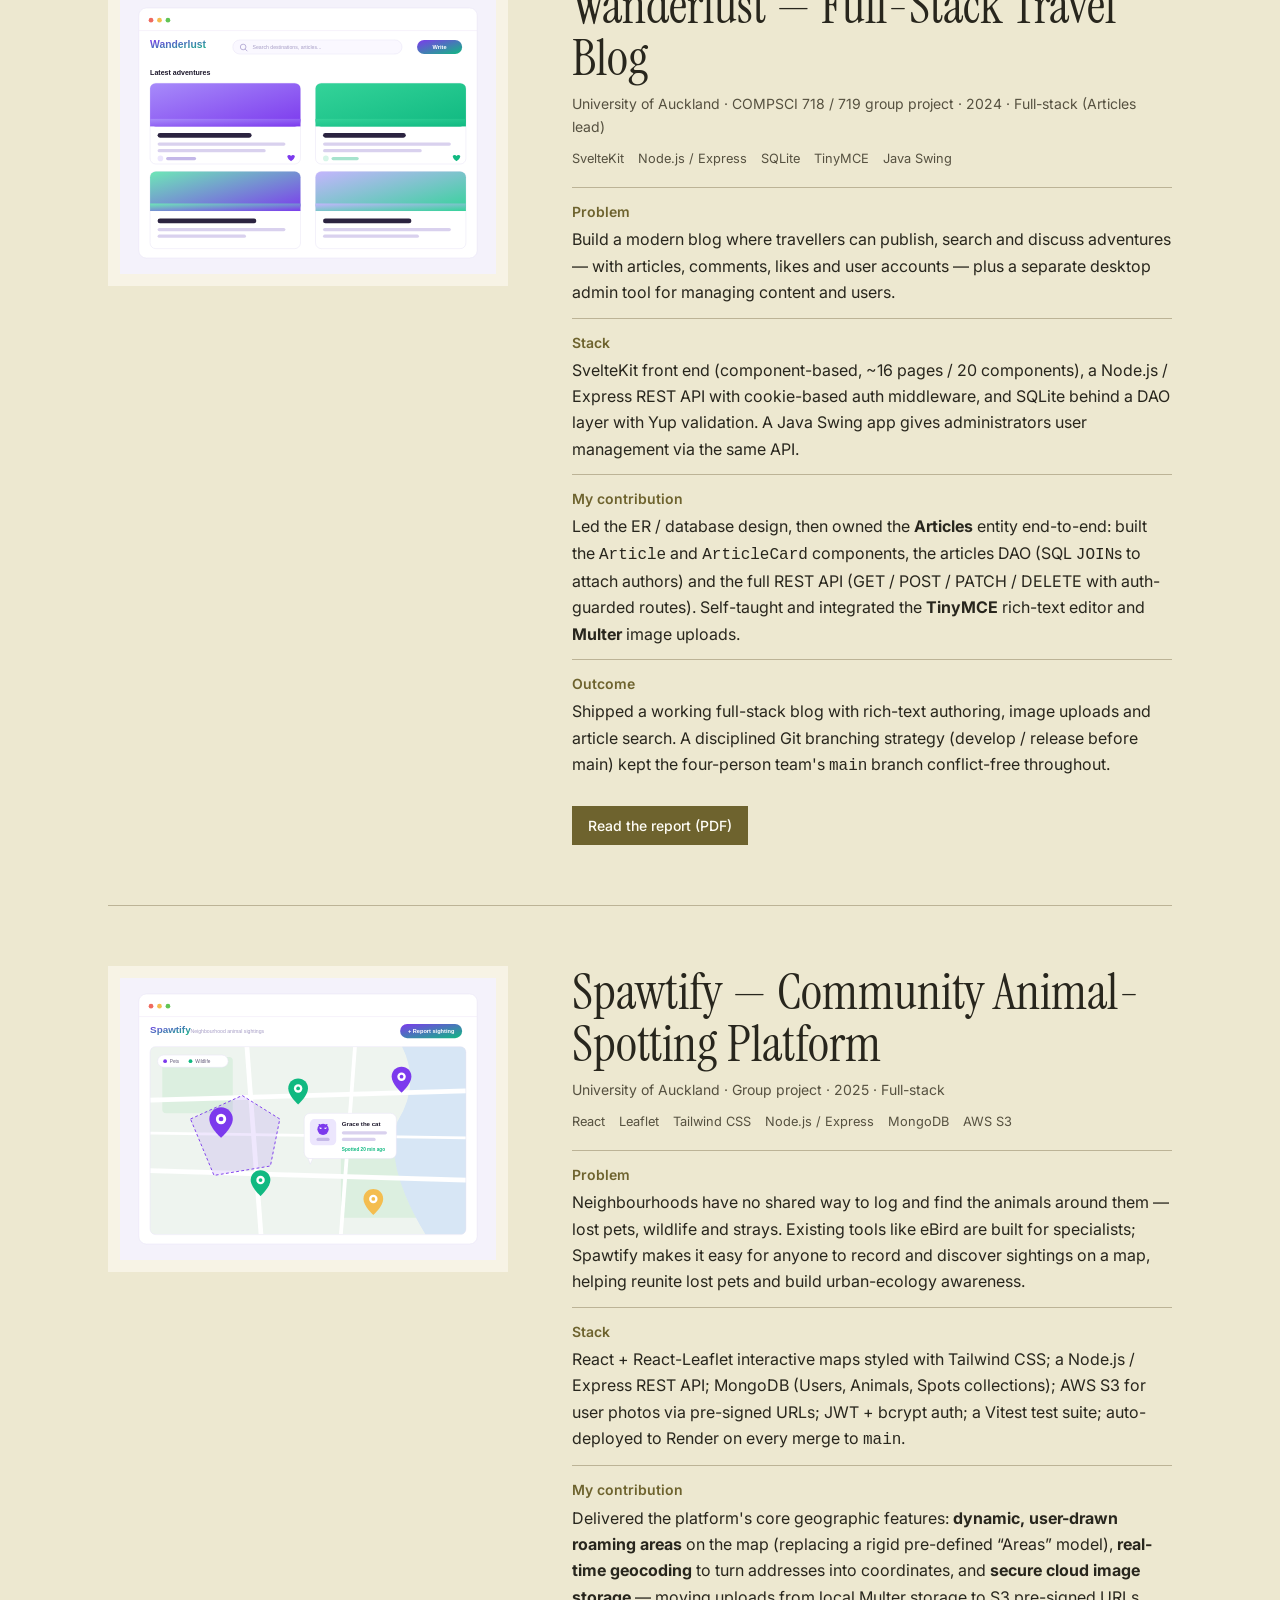
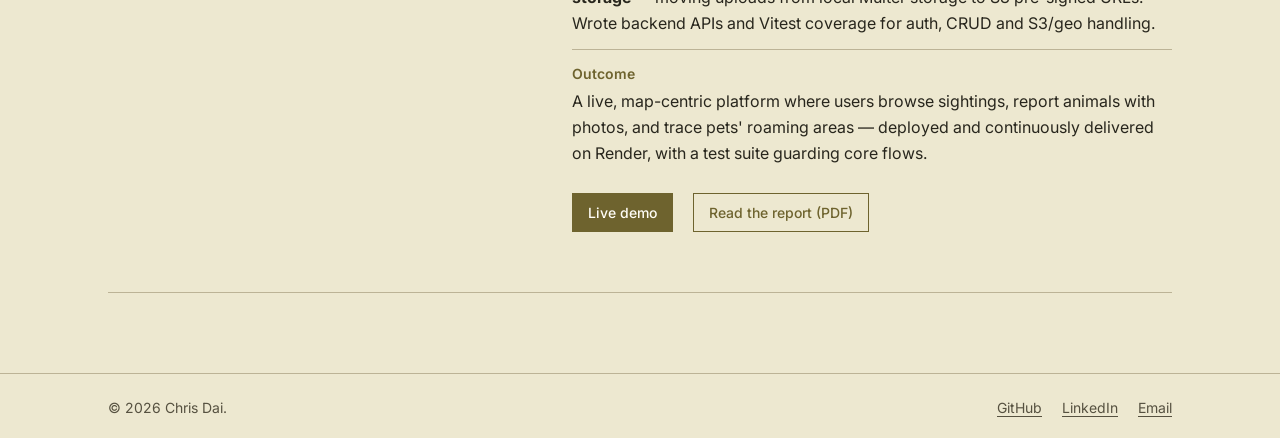
<file: projects.html>
<!DOCTYPE html>
<html lang="en">
<head>
  <meta charset="UTF-8" />
  <meta name="viewport" content="width=device-width, initial-scale=1.0" />
  <title>Projects — Chris Dai</title>
  <meta name="description" content="Selected projects by Chris Dai — full-stack, cloud and AI. Problem, stack, contribution and outcome for each, with source code and demos." />
  <link rel="preconnect" href="https://fonts.googleapis.com" />
  <link rel="preconnect" href="https://fonts.gstatic.com" crossorigin />
  <link href="https://fonts.googleapis.com/css2?family=Instrument+Serif:ital@0;1&family=Inter:wght@400;500;600&display=swap" rel="stylesheet" />
  <link rel="stylesheet" href="assets/css/style.css" />
</head>
<body>
  <header class="site-header">
    <div class="container nav">
      <a href="index.html" class="brand">Chris&nbsp;Dai</a>
      <nav aria-label="Main navigation">
        <ul class="nav-links" id="main-nav">
          <li><a href="index.html">Home</a></li>
          <li><a href="projects.html">Projects</a></li>
          <li><a href="cv.html">CV</a></li>
          <li><a href="blog.html">Blog</a></li>
          <li><a href="photos.html">Photos</a></li>
          <li><a href="contact.html">Contact</a></li>
        </ul>
      </nav>
      <div class="nav-actions">
        <button class="theme-toggle" data-theme-toggle aria-label="Toggle theme"></button>
        <button class="nav-toggle" data-nav-toggle aria-controls="main-nav" aria-expanded="false" aria-label="Menu">
          <svg width="24" height="24" viewBox="0 0 24 24" fill="none" stroke="currentColor" stroke-width="2"><line x1="3" y1="6" x2="21" y2="6"/><line x1="3" y1="12" x2="21" y2="12"/><line x1="3" y1="18" x2="21" y2="18"/></svg>
        </button>
      </div>
    </div>
  </header>

  <main>
    <div class="page-head">
      <div class="container">
        <h1>Projects</h1>
        <p>Selected work across full-stack development, cloud architecture and AI. For each project: the problem, the stack, what I built, and the outcome — with source code and demos where available.</p>
      </div>
    </div>

    <div class="container page-content">
      <div class="projects-list">

        <!-- ============ PROJECT 1 — SafeGuardNZ (flagship, real) ============ -->
        <article class="project" id="safeguardnz">
          <div class="project-media">
            <img src="assets/img/projects/safeguardnz.svg" alt="SafeGuardNZ claims dashboard: auto-extracted documents, confidence score and an AI assistant" />
          </div>
          <div class="project-body">
            <h3>SafeGuardNZ — AI Insurance Claims Platform</h3>
            <p class="project-meta">University of Auckland &times; AWS New Zealand · Jul – Nov 2025 · Team lead</p>
            <div class="project-tags">
              <span class="tag">AWS Bedrock</span>
              <span class="tag">Amazon Textract</span>
              <span class="tag">Node.js / Express</span>
              <span class="tag">MongoDB Atlas</span>
              <span class="tag">AWS Cognito</span>
              <span class="tag">AWS Amplify</span>
            </div>
            <dl class="project-facts">
              <div>
                <dt>Problem</dt>
                <dd>The client processes thousands of insurance claims a month, each needing manual review of several document types. The team was bogged down re-keying data and validating policies by hand — slowing decisions and hurting customer experience. AWS was already in use for secure document storage, so the brief was to automate classification, extraction and validation while keeping a human in the loop for low-confidence cases.</dd>
              </div>
              <div>
                <dt>Stack</dt>
                <dd>Amazon Textract (document OCR), Amazon Bedrock (LLM reasoning) and custom ML models for financial data extraction with confidence scoring; Node.js / Express REST API; MongoDB Atlas; AWS Cognito for auth; deployed on AWS Amplify.</dd>
              </div>
              <div>
                <dt>My contribution</dt>
                <dd>Led the five-person team (&ldquo;Ministry of Iced Tea&rdquo;) and <strong>architected the multi-layer AI system</strong>; built the Node.js/Express backend and REST API layer and the auth/data integrations. Delivered guided document upload, real-time extraction of dates &amp; amounts, a confidence-score agent that flags key issues for reviewers, an admin dashboard, automated email notifications and a floating AI support chatbot. Presented to AWS engineers and business stakeholders at the AWS Auckland offices.</dd>
              </div>
              <div>
                <dt>Outcome</dt>
                <dd><strong>Won 1st place</strong> — selected as the 2025 Semester Two winner of the UoA &times; AWS Innovation Challenge internship. The platform cuts back-and-forth review time, eliminates manual calculation errors, and scales to handle claim-volume spikes.</dd>
              </div>
            </dl>
            <div class="project-links">
              <a class="btn btn-primary" href="https://github.com/sni026/Insurance-Claim-Automation-MERN-AWS" target="_blank" rel="noopener">Source code</a>
              <a class="btn btn-ghost" href="https://ministryoficedtea.com/" target="_blank" rel="noopener">Live demo</a>
              <a class="btn btn-ghost" href="assets/reports/safeguardnz-poster.pdf" target="_blank" rel="noopener">Poster (PDF)</a>
            </div>
          </div>
        </article>

        <!-- ============ PROJECT 2 — Travel Blog (SvelteKit) ============ -->
        <article class="project" id="travel-blog">
          <div class="project-media">
            <img src="assets/img/projects/travel-blog.svg" alt="Wanderlust travel blog: a searchable feed of article cards with cover images and likes" />
          </div>
          <div class="project-body">
            <h3>Wanderlust — Full-Stack Travel Blog</h3>
            <p class="project-meta">University of Auckland · COMPSCI 718 / 719 group project · 2024 · Full-stack (Articles lead)</p>
            <div class="project-tags">
              <span class="tag">SvelteKit</span>
              <span class="tag">Node.js / Express</span>
              <span class="tag">SQLite</span>
              <span class="tag">TinyMCE</span>
              <span class="tag">Java Swing</span>
            </div>
            <dl class="project-facts">
              <div>
                <dt>Problem</dt>
                <dd>Build a modern blog where travellers can publish, search and discuss adventures — with articles, comments, likes and user accounts — plus a separate desktop admin tool for managing content and users.</dd>
              </div>
              <div>
                <dt>Stack</dt>
                <dd>SvelteKit front end (component-based, ~16 pages / 20 components), a Node.js / Express REST API with cookie-based auth middleware, and SQLite behind a DAO layer with Yup validation. A Java Swing app gives administrators user management via the same API.</dd>
              </div>
              <div>
                <dt>My contribution</dt>
                <dd>Led the ER / database design, then owned the <strong>Articles</strong> entity end-to-end: built the <code>Article</code> and <code>ArticleCard</code> components, the articles DAO (SQL <code>JOIN</code>s to attach authors) and the full REST API (GET / POST / PATCH / DELETE with auth-guarded routes). Self-taught and integrated the <strong>TinyMCE</strong> rich-text editor and <strong>Multer</strong> image uploads.</dd>
              </div>
              <div>
                <dt>Outcome</dt>
                <dd>Shipped a working full-stack blog with rich-text authoring, image uploads and article search. A disciplined Git branching strategy (develop / release before main) kept the four-person team's <code>main</code> branch conflict-free throughout.</dd>
              </div>
            </dl>
            <div class="project-links">
              <a class="btn btn-primary" href="assets/reports/travel-blog-report.pdf" target="_blank" rel="noopener">Read the report (PDF)</a>
            </div>
          </div>
        </article>

        <!-- ============ PROJECT 3 — Spawtify ============ -->
        <article class="project" id="spawtify">
          <div class="project-media">
            <img src="assets/img/projects/spawtify.svg" alt="Spawtify map: animal sighting pins, a user-drawn roaming area, and a sighting popup" />
          </div>
          <div class="project-body">
            <h3>Spawtify — Community Animal-Spotting Platform</h3>
            <p class="project-meta">University of Auckland · Group project · 2025 · Full-stack</p>
            <div class="project-tags">
              <span class="tag">React</span>
              <span class="tag">Leaflet</span>
              <span class="tag">Tailwind CSS</span>
              <span class="tag">Node.js / Express</span>
              <span class="tag">MongoDB</span>
              <span class="tag">AWS S3</span>
            </div>
            <dl class="project-facts">
              <div>
                <dt>Problem</dt>
                <dd>Neighbourhoods have no shared way to log and find the animals around them — lost pets, wildlife and strays. Existing tools like eBird are built for specialists; Spawtify makes it easy for anyone to record and discover sightings on a map, helping reunite lost pets and build urban-ecology awareness.</dd>
              </div>
              <div>
                <dt>Stack</dt>
                <dd>React + React-Leaflet interactive maps styled with Tailwind CSS; a Node.js / Express REST API; MongoDB (Users, Animals, Spots collections); AWS S3 for user photos via pre-signed URLs; JWT + bcrypt auth; a Vitest test suite; auto-deployed to Render on every merge to <code>main</code>.</dd>
              </div>
              <div>
                <dt>My contribution</dt>
                <dd>Delivered the platform's core geographic features: <strong>dynamic, user-drawn roaming areas</strong> on the map (replacing a rigid pre-defined &ldquo;Areas&rdquo; model), <strong>real-time geocoding</strong> to turn addresses into coordinates, and <strong>secure cloud image storage</strong> — moving uploads from local Multer storage to S3 pre-signed URLs. Wrote backend APIs and Vitest coverage for auth, CRUD and S3/geo handling.</dd>
              </div>
              <div>
                <dt>Outcome</dt>
                <dd>A live, map-centric platform where users browse sightings, report animals with photos, and trace pets' roaming areas — deployed and continuously delivered on Render, with a test suite guarding core flows.</dd>
              </div>
            </dl>
            <div class="project-links">
              <a class="btn btn-primary" href="https://spawtify.onrender.com/" target="_blank" rel="noopener">Live demo</a>
              <a class="btn btn-ghost" href="assets/reports/spawtify-report.pdf" target="_blank" rel="noopener">Read the report (PDF)</a>
            </div>
          </div>
        </article>

      </div>
    </div>
  </main>

  <footer class="site-footer">
    <div class="container footer-inner">
      <span>&copy; <span data-year>2026</span> Chris Dai.</span>
      <div class="footer-social">
        <a href="https://github.com/eudaimonia12" target="_blank" rel="noopener">GitHub</a>
        <a href="https://linkedin.com/in/chiandai" target="_blank" rel="noopener">LinkedIn</a>
        <a href="mailto:chris.dai2023@outlook.com">Email</a>
      </div>
    </div>
  </footer>

  <script src="assets/js/main.js"></script>
</body>
</html>
</file>
<file: assets/css/style.css>
/* Beachfront views */
:root {
  color-scheme: light;
  --sand: #ede8d0;
  --olive: #6e632e;
  --lavender: #dbd1ed;
  --blue: #abbeed;
  --background: var(--sand);
  --surface: #f7f3e5;
  --text: #28261d;
  --muted: #565140;
  --accent: var(--olive);
  --rule: #bcb396;
  --intro: var(--lavender);
  --about: var(--blue);
  --on-accent: #fffdf6;
  --serif: "Instrument Serif", Georgia, serif;
  --sans: "Inter", system-ui, sans-serif;
  --gutter: clamp(18px, 4vw, 48px);
  --wrap: 1160px;
}

[data-theme="dark"] {
  color-scheme: dark;
  --background: #24231b;
  --surface: #2e2b21;
  --text: var(--sand);
  --muted: #cdc5ac;
  --accent: #ded199;
  --rule: #625c48;
  --intro: #393245;
  --about: #2e3851;
  --on-accent: #24231b;
}

* { box-sizing: border-box; }

body {
  margin: 0;
  min-height: 100vh;
  display: flex;
  flex-direction: column;
  background: var(--background);
  color: var(--text);
  font: 1rem/1.65 var(--sans);
}

main { flex: 1; }

h1, h2, h3 {
  margin: 0;
  font: 400 1em/1.02 var(--serif);
}

h1 { font-size: clamp(3.65rem, 8vw, 6.75rem); }
h2 { font-size: clamp(2.35rem, 4vw, 3.35rem); }
h3 { font-size: clamp(1.85rem, 3vw, 2.45rem); }
p { margin: 0; }

a {
  color: var(--accent);
  text-underline-offset: 0.24em;
  text-decoration-thickness: 1px;
}

a:hover { text-decoration-thickness: 2px; }
:focus-visible { outline: 2px solid var(--accent); outline-offset: 4px; }

img { display: block; max-width: 100%; }

.container {
  width: 100%;
  max-width: var(--wrap);
  margin-inline: auto;
  padding-inline: var(--gutter);
}

.narrow { max-width: 850px; }
.muted { color: var(--muted); }

.site-header { border-bottom: 1px solid var(--rule); }

.nav, .nav-links, .nav-actions {
  display: flex;
  align-items: center;
}

.nav { min-height: 76px; gap: 28px; }
.nav nav { margin-inline-start: auto; }
.nav-links { list-style: none; gap: clamp(12px, 2.4vw, 34px); margin: 0; padding: 0; }
.nav-actions { gap: 8px; }

.brand {
  color: var(--text);
  font: 400 2rem/1 var(--serif);
  text-decoration: none;
}

.nav-links a {
  display: inline-block;
  color: var(--muted);
  text-decoration: none;
  font-size: 0.875rem;
  padding-block: 8px;
}

.nav-links a:hover,
.nav-links a.active {
  color: var(--text);
  text-decoration: underline;
}

.theme-toggle, .nav-toggle {
  display: inline-grid;
  place-items: center;
  width: 44px;
  height: 44px;
  padding: 0;
  border: 1px solid transparent;
  background: transparent;
  color: var(--text);
  cursor: pointer;
  font: 500 1.25rem/1 var(--sans);
}

.theme-toggle:hover, .nav-toggle:hover { border-color: var(--rule); }
.nav-toggle { display: none; }

.hero {
  display: grid;
  grid-template-columns: 1fr minmax(0, 0.82fr);
  gap: clamp(24px, 6vw, 96px);
  align-items: center;
  margin-top: clamp(22px, 4vw, 50px);
  padding: clamp(30px, 5.7vw, 84px);
  background: var(--intro);
}

.hero h1 {
  font-size: clamp(4.75rem, 11vw, 10rem);
  letter-spacing: -0.03em;
}

.hero-intro p { max-width: 34ch; font-size: clamp(1rem, 1.65vw, 1.22rem); }
.hero-intro a { display: inline-block; margin-top: 16px; }
.hero-intro a, .home-about a { color: var(--text); }

.home-projects { padding-top: clamp(44px, 7vw, 82px); }

.section-heading {
  display: flex;
  align-items: baseline;
  justify-content: space-between;
  gap: 8px 24px;
  flex-wrap: wrap;
  padding-bottom: 16px;
  border-bottom: 1px solid var(--rule);
}

.project-summary {
  display: grid;
  grid-template-columns: minmax(190px, 1fr) minmax(0, 1.65fr) max-content;
  align-items: baseline;
  gap: 12px clamp(20px, 4vw, 54px);
  padding-block: 24px;
  border-bottom: 1px solid var(--rule);
}

.project-summary h3 a { color: var(--text); text-decoration: none; }
.project-summary h3 a:hover { text-decoration: underline; }
.project-meta { color: var(--muted); margin-top: 8px; font-size: 0.875rem; }
.summary-link, .section-heading > a { font-size: 0.875rem; }

.home-about {
  display: grid;
  grid-template-columns: 1fr 1.4fr;
  gap: 22px clamp(28px, 5vw, 72px);
  background: var(--about);
  margin-block: clamp(36px, 6vw, 72px);
  padding: clamp(24px, 5vw, 58px);
}

.home-about ul {
  display: flex;
  flex-wrap: wrap;
  gap: 8px 24px;
  list-style: none;
  margin: 16px 0 0;
  padding: 0;
}

/* Interior pages */
.page-head { padding-block: clamp(36px, 7vw, 86px) clamp(24px, 4vw, 44px); }
.page-content { padding-bottom: clamp(44px, 7vw, 80px); }
.page-head .container > p:not(.eyebrow) { color: var(--muted); max-width: 60ch; margin-top: 14px; }
.eyebrow { color: var(--accent); font-size: 0.875rem; font-weight: 600; margin-bottom: 10px; }

.projects-list { border-top: 1px solid var(--rule); }

.project {
  display: grid;
  grid-template-columns: minmax(0, 0.9fr) minmax(0, 1.35fr);
  align-items: start;
  gap: clamp(24px, 5vw, 68px);
  padding-block: clamp(28px, 5vw, 60px);
  border-bottom: 1px solid var(--rule);
  scroll-margin-top: 20px;
}

.project-media { background: var(--surface); padding: clamp(6px, 1vw, 12px); }
.project-media img { width: 100%; height: auto; }
.project-body h3 { font-size: clamp(2.2rem, 4vw, 3.2rem); }

.project-tags, .post-tags {
  display: flex;
  flex-wrap: wrap;
  gap: 2px 14px;
  margin-block: 10px 18px;
}

.tag { color: var(--muted); font-size: 0.8rem; }
.project-facts { margin: 0; }
.project-facts > div { padding-block: 12px; border-top: 1px solid var(--rule); }
.project-facts dt { color: var(--accent); font-size: 0.875rem; font-weight: 600; margin-bottom: 3px; }
.project-facts dd { margin: 0; }

.project-links, .cv-links {
  display: flex;
  align-items: baseline;
  flex-wrap: wrap;
  gap: 12px 20px;
  margin-top: 14px;
}

.btn {
  display: inline-block;
  border: 1px solid var(--accent);
  padding: 8px 15px;
  font: 500 0.875rem/1.5 var(--sans);
  text-decoration: none;
  cursor: pointer;
}

.btn:hover { text-decoration: underline; }
.btn-primary { background: var(--accent); color: var(--on-accent); }
.btn-ghost { color: var(--accent); }

.cv { padding-bottom: 58px; }
.cv-contact { display: flex; flex-wrap: wrap; gap: 6px 18px; margin-top: 14px; font-size: 0.875rem; }
.cv-block { border-top: 1px solid var(--rule); margin-bottom: 34px; padding-top: 20px; }
.cv-block > .eyebrow { display: block; margin-bottom: 16px; }
.cv-entry + .cv-entry { margin-top: 26px; }
.cv-entry-head { display: flex; flex-wrap: wrap; align-items: baseline; gap: 6px 16px; justify-content: space-between; }
.cv-entry .role { font-weight: 600; }
.cv-entry .meta, .cv-entry .place { color: var(--muted); font-size: 0.92rem; }
.cv-entry .place { margin-block: 4px 8px; }
.cv-entry ul { margin: 8px 0 0; padding-left: 20px; }
.cv-entry li + li { margin-top: 4px; }
.cv-links { font-size: 0.875rem; }
.badge { font: 500 0.8rem var(--sans); color: var(--accent); }
.skill-grid { display: grid; grid-template-columns: minmax(130px, 1fr) 2.7fr; gap: 8px 20px; margin: 0; }
.skill-grid dt { font-weight: 600; }
.skill-grid dd { margin: 0; color: var(--muted); }

/* Essays */
.post-list { border-top: 1px solid var(--rule); }
.post-item {
  display: block;
  padding-block: 22px 12px;
  border-bottom: 1px solid var(--rule);
  color: var(--text);
  text-decoration: none;
}

.post-item:hover h3 { text-decoration: underline; text-underline-offset: 0.12em; }
.post-item h3 { margin-block: 5px 8px; }
.post-date { color: var(--muted); font-size: 0.85rem; }
.post-item p { color: var(--muted); }
.post-title-zh { font: 400 0.52em/1.5 var(--sans); color: var(--muted); }

.article { padding-block: clamp(26px, 5vw, 56px) clamp(44px, 7vw, 88px); }

.article-topbar {
  display: flex;
  justify-content: space-between;
  align-items: center;
  gap: 12px;
  border-bottom: 1px solid var(--rule);
  padding-bottom: 16px;
}

.back-link { font-size: 0.875rem; }
.lang-toggle { display: flex; }
.lang-toggle button {
  padding: 7px 12px;
  border: 1px solid var(--rule);
  color: var(--text);
  background: transparent;
  cursor: pointer;
  font: 500 0.875rem/1.5 var(--sans);
}
.lang-toggle button + button { border-inline-start: 0; }
.lang-toggle button.active { background: var(--accent); color: var(--on-accent); border-color: var(--accent); }

.article-head { margin-block: 28px 34px; }
.article-head h1 { font-size: clamp(3.1rem, 7vw, 5.6rem); margin-top: 6px; }
.article-body { font-size: 1.08rem; line-height: 1.8; overflow-wrap: anywhere; }
.article-body p { margin-bottom: 1.25em; }
.article-body h2, .article-body h3 { margin: 1em 0 0.45em; }
.article-body img { margin-block: 1.5em; }
.article-body blockquote { border-left: 2px solid var(--accent); margin: 1.5em 0; padding-left: 20px; color: var(--muted); }
.article-body pre { background: var(--surface); padding: 16px; overflow-x: auto; }
.article-body code { font-size: 0.9em; }

.article-zh, h1[lang="zh"] { font-family: "Noto Serif SC", "Songti SC", SimSun, serif; }
.article-zh { line-height: 1.95; }
.article-head h1[lang="zh"] { font-size: clamp(2.1rem, 5vw, 3.7rem); line-height: 1.3; }

/* Photography */
.gallery { columns: 3 245px; column-gap: 18px; }
.gallery figure { break-inside: avoid; margin: 0 0 18px; }
.gallery button { display: block; width: 100%; border: 0; background: var(--surface); padding: 0; cursor: zoom-in; }
.gallery img { width: 100%; }
.gallery figcaption { padding: 6px 0; color: var(--muted); font-size: 0.875rem; }

.lightbox {
  position: fixed;
  inset: 0;
  align-items: center;
  justify-content: center;
  width: 100%;
  height: 100%;
  max-width: none;
  max-height: none;
  margin: 0;
  border: 0;
  padding: 56px 20px;
  background: transparent;
  color: #fffdf6;
}

.lightbox[open] { display: flex; }
.lightbox::backdrop { background: rgb(26 24 19 / 94%); }
.lightbox img { max-height: 100%; object-fit: contain; }
.lb-caption { position: absolute; bottom: 12px; text-align: center; font-size: 0.875rem; }
.lb-close {
  position: absolute;
  top: 8px;
  right: 12px;
  width: 44px;
  height: 44px;
  border: 0;
  background: transparent;
  color: inherit;
  font-size: 2rem;
  cursor: pointer;
}
.lb-close:focus-visible { outline-color: #fffdf6; }

/* Contact */
.contact-grid { display: grid; grid-template-columns: repeat(2, minmax(0, 1fr)); gap: 0 24px; }
.contact-card { display: block; border-top: 1px solid var(--rule); padding-block: 14px; overflow-wrap: anywhere; }
.contact-card .l { color: var(--muted); font-size: 0.825rem; }
a.contact-card { text-decoration: none; }
a.contact-card .v { text-decoration: underline; }
a.contact-card:hover .v { text-decoration-thickness: 2px; }

.contact-form { margin-top: 32px; padding-top: 20px; border-top: 1px solid var(--rule); }
.contact-form h2 { margin-bottom: 20px; }
.form-row { display: grid; grid-template-columns: 1fr 1fr; gap: 16px; }
.field { min-width: 0; margin-bottom: 14px; }
.field label { display: block; font-size: 0.875rem; font-weight: 500; margin-bottom: 4px; }
.field input, .field textarea {
  display: block;
  width: 100%;
  border: 1px solid var(--rule);
  border-radius: 0;
  background: var(--surface);
  color: var(--text);
  padding: 10px 12px;
  font: inherit;
}
.field textarea { min-height: 128px; resize: vertical; }
.empty-state { color: var(--muted); padding-block: 28px; }

.site-footer { border-top: 1px solid var(--rule); color: var(--muted); padding-block: 22px; font-size: 0.875rem; }
.footer-inner, .footer-social { display: flex; flex-wrap: wrap; gap: 8px 20px; }
.footer-inner { justify-content: space-between; }
.footer-social a { color: var(--muted); }

@media (max-width: 740px) {
  .nav { min-height: 62px; justify-content: space-between; gap: 0; flex-wrap: wrap; }
  .nav nav { order: 1; flex-basis: 100%; }
  .nav-toggle { display: inline-grid; }
  .nav-links { display: none; justify-content: space-between; gap: 4px 16px; flex-wrap: wrap; }
  .nav-links.open { display: flex; padding-block: 6px 12px; border-top: 1px solid var(--rule); }
  .hero { grid-template-columns: 1fr; gap: 10px; }
  .hero h1 { font-size: clamp(4.4rem, 15vw, 7rem); }
  .project-summary { grid-template-columns: minmax(0, 1fr) max-content; gap: 8px 16px; }
  .project-summary > p { grid-row: 2; grid-column: 1 / -1; }
  .home-about, .project { grid-template-columns: 1fr; }
  .project-media { max-width: 480px; }
}

@media (max-width: 470px) {
  .contact-grid, .form-row, .skill-grid { grid-template-columns: 1fr; }
  .form-row { gap: 0; }
  .skill-grid { gap: 4px; }
  .skill-grid dd + dt { margin-top: 8px; }
}
</file>
